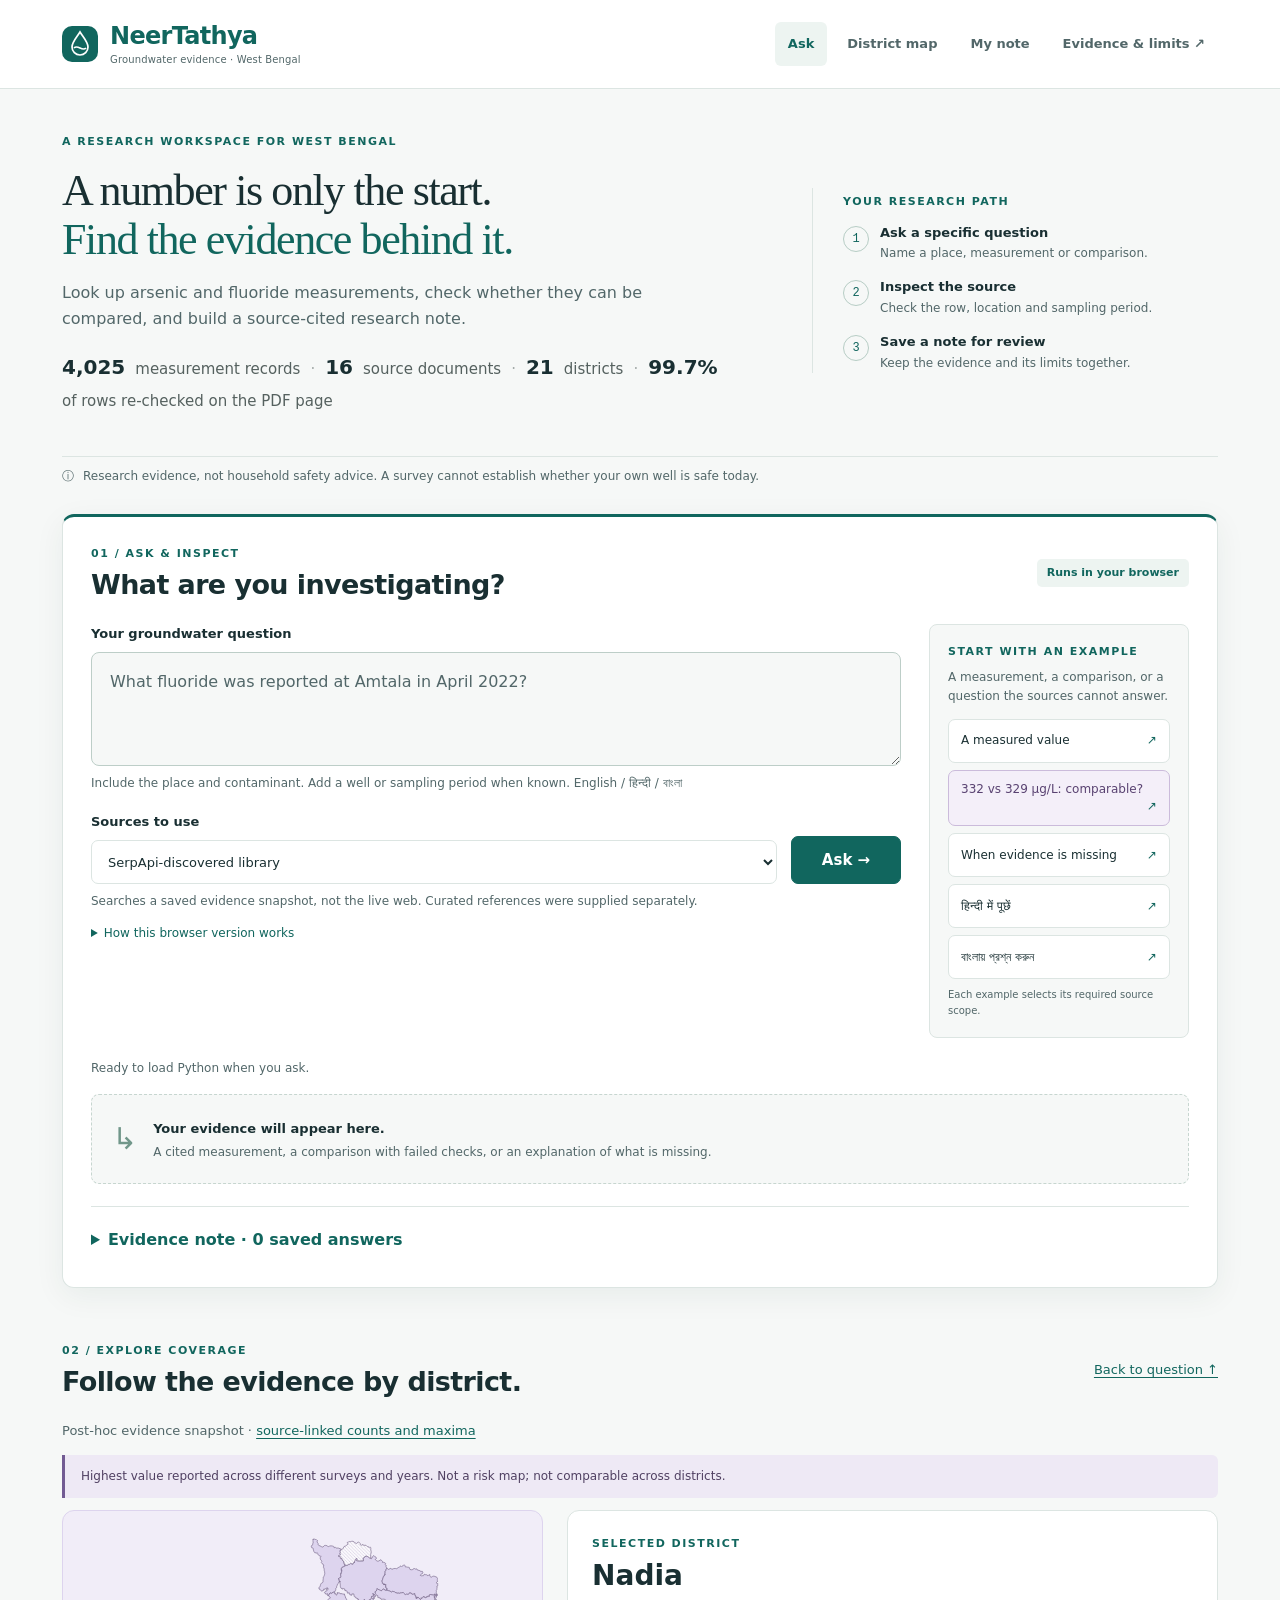
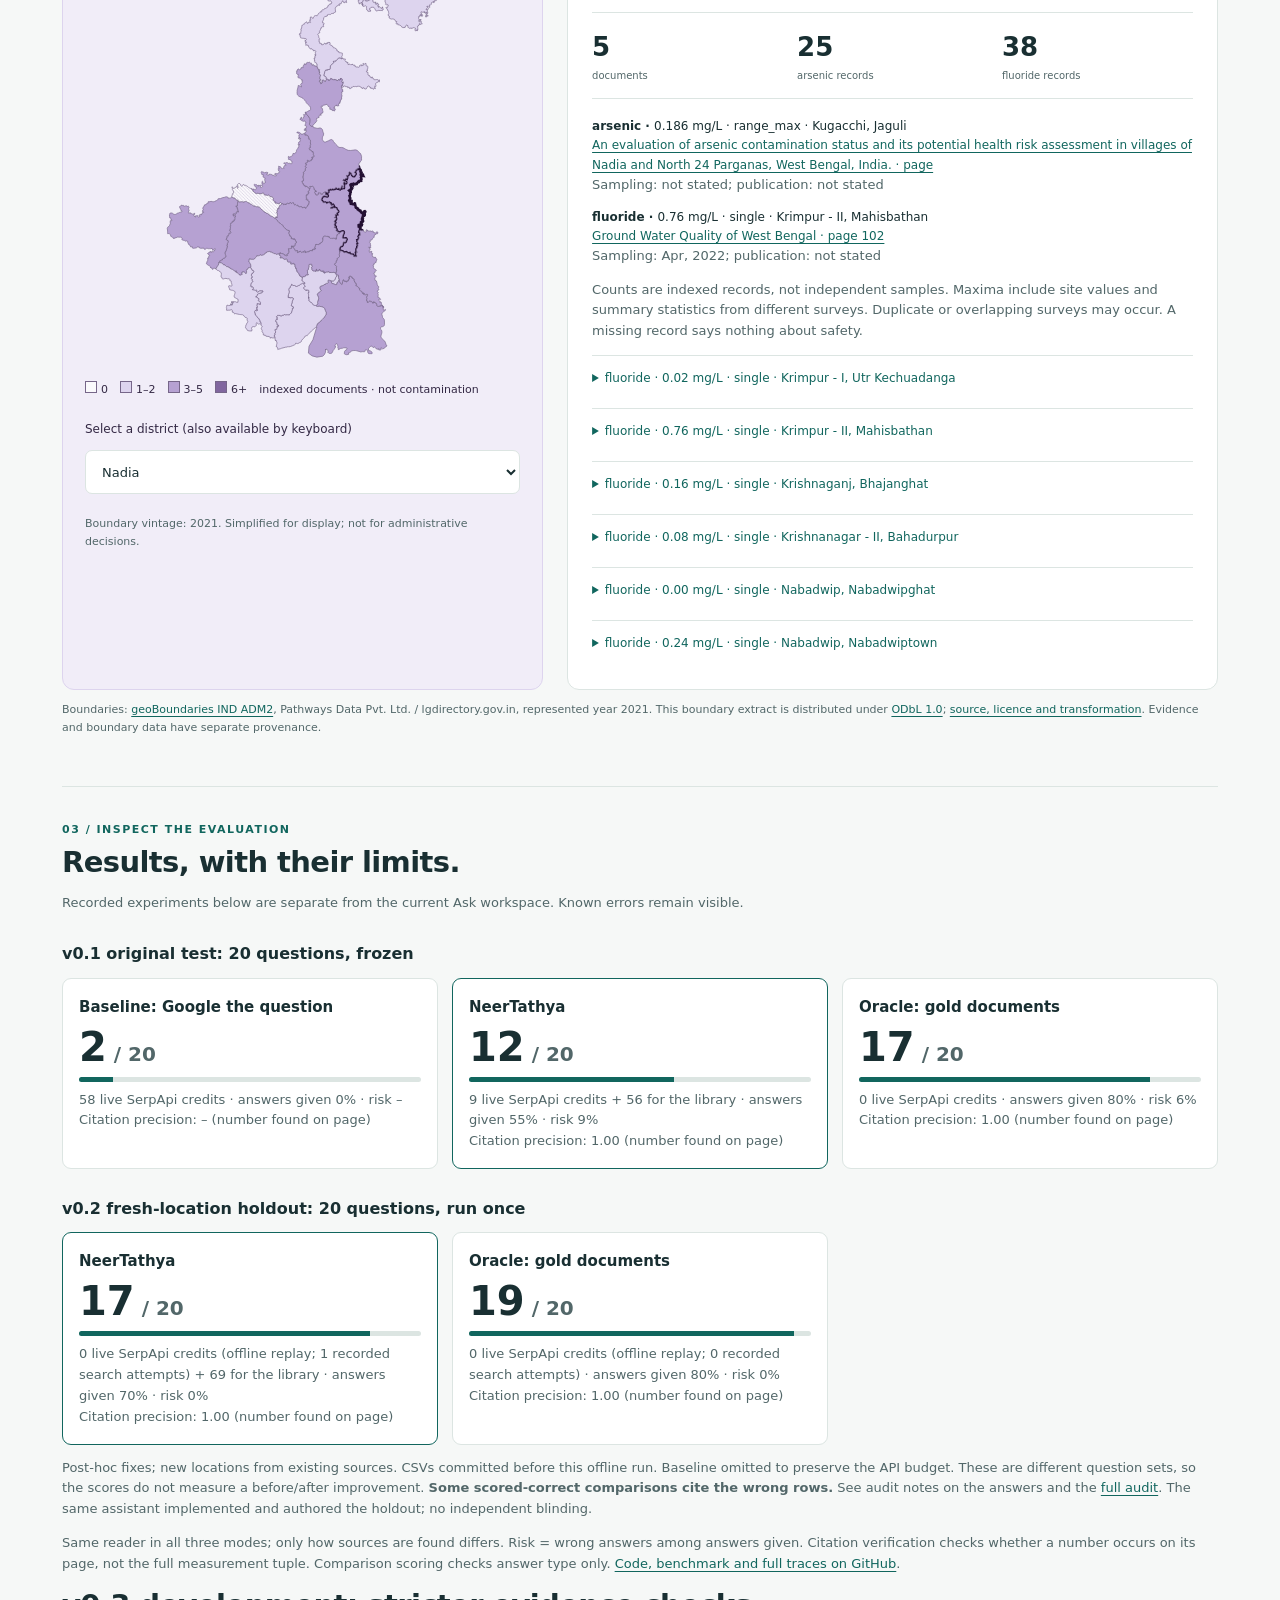
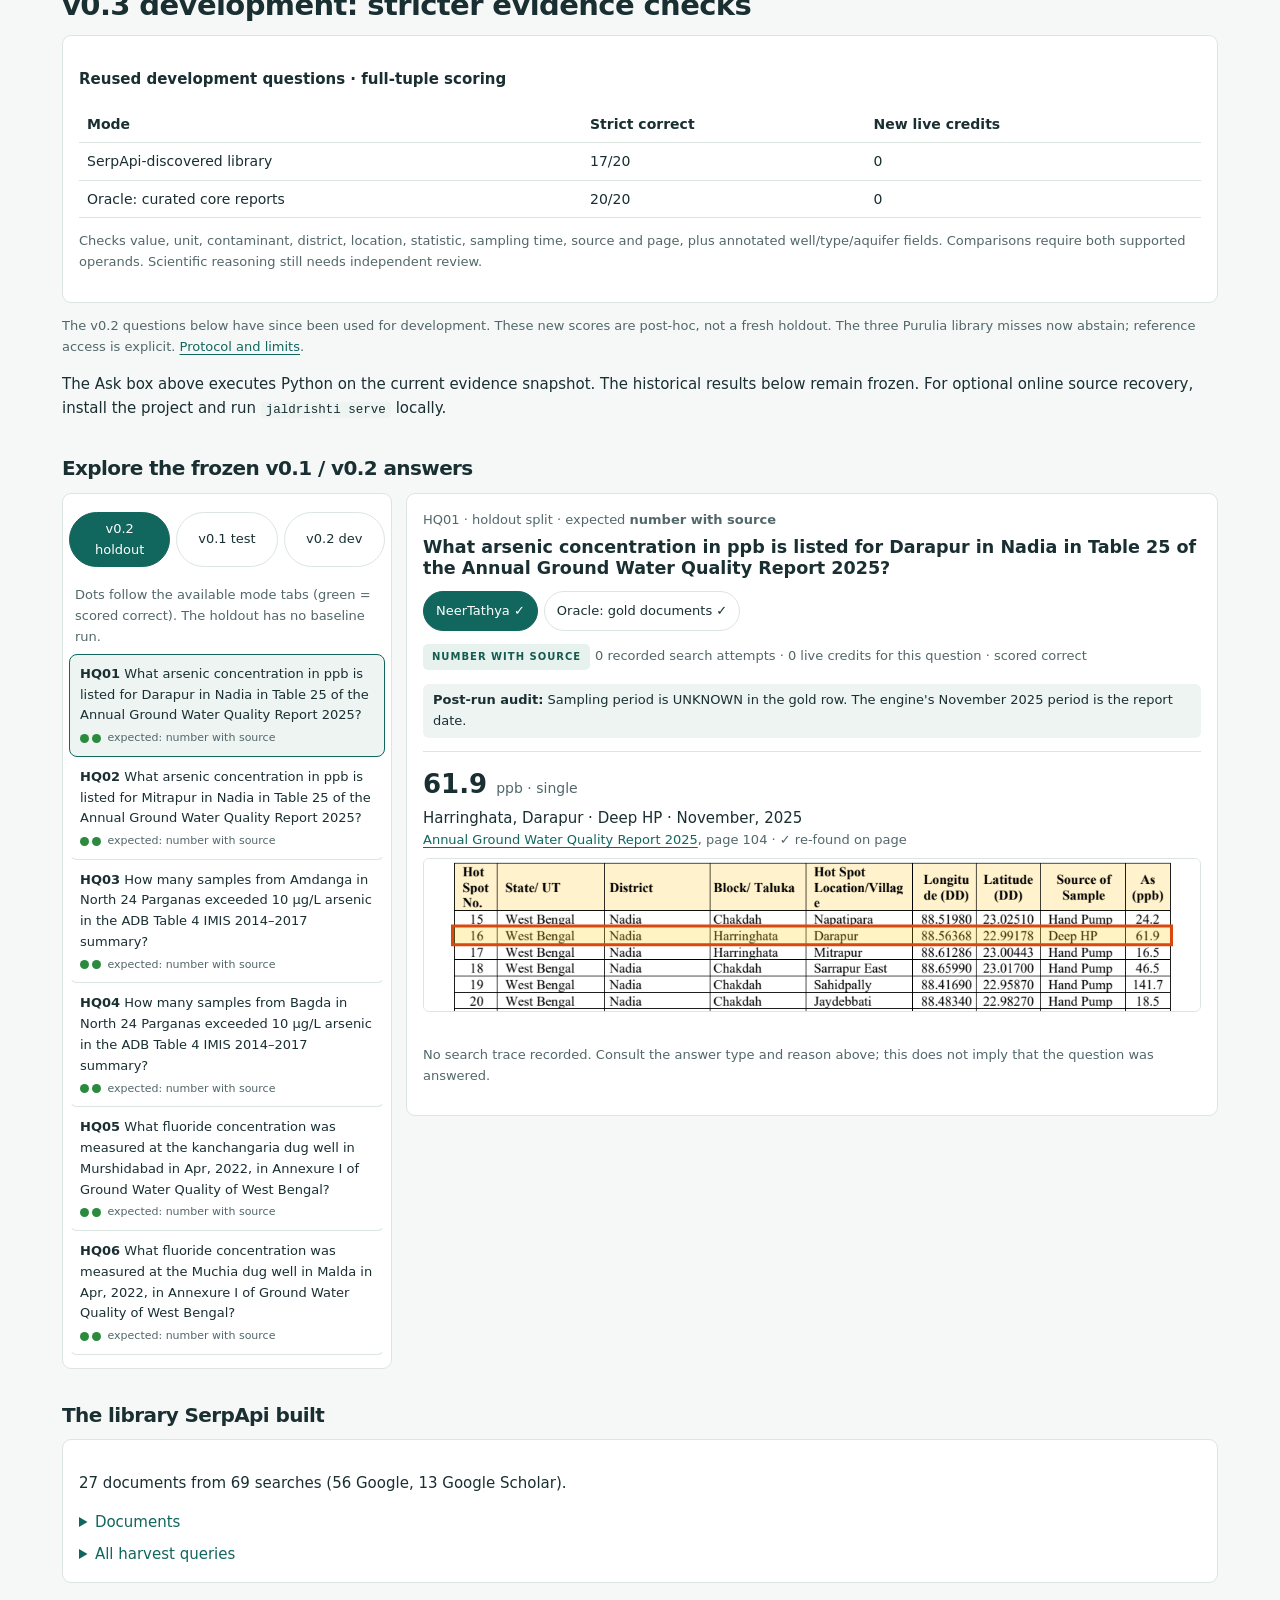
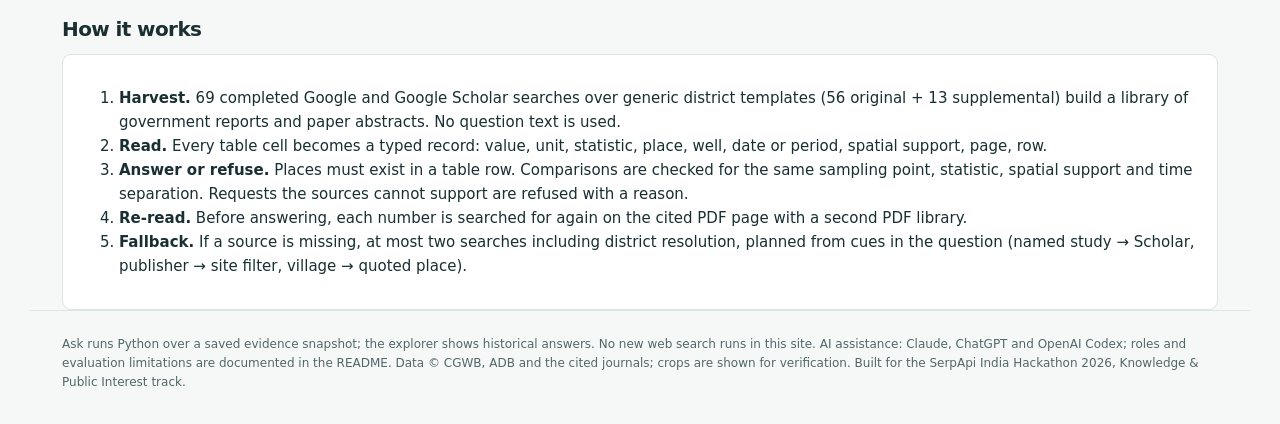
<file: docs/index.html>
<!doctype html>
<html lang="en">
<head>
<meta charset="utf-8">
<meta name="viewport" content="width=device-width, initial-scale=1">
<title>NeerTathya</title>
<link rel="icon" href="data:,">
<meta name="description" content="Cited groundwater arsenic and fluoride evidence for West Bengal, found with SerpApi and checked against the source page.">
<style>
:root{--bg:#f7f6f2;--card:#fff;--ink:#1b1f23;--mute:#5b6570;--line:#e3e0d8;--acc:#0b6e74;--acc2:#d9480f;--ok:#2b8a3e;--warn:#b35c00;--no:#8a1c1c;--chip:#eef4f4}
@media (prefers-color-scheme:dark){:root{--bg:#101315;--card:#171b1e;--ink:#e8eaec;--mute:#9aa4ad;--line:#2a3035;--acc:#4fb3b9;--acc2:#ff8a4c;--ok:#69c37b;--warn:#f0a44b;--no:#ef7b7b;--chip:#1d2a2c}}
*{box-sizing:border-box}body{margin:0;background:var(--bg);color:var(--ink);font:15px/1.55 system-ui,-apple-system,Segoe UI,Roboto,sans-serif}
a{color:var(--acc)}.wrap{max-width:1180px;margin:0 auto;padding:0 16px}
header{padding:40px 0 20px;border-bottom:1px solid var(--line)}h1{font-size:34px;margin:0 0 6px;letter-spacing:-.5px}
.lede{font-size:18px;max-width:780px;color:var(--mute);margin:0}.warn{display:inline-block;margin-top:14px;padding:6px 10px;border-radius:6px;background:var(--chip);font-size:13px}
h2{font-size:20px;margin:34px 0 12px}.grid{display:grid;grid-template-columns:repeat(3,1fr);gap:14px}
.card{background:var(--card);border:1px solid var(--line);border-radius:10px;padding:16px}
.big{font-size:40px;font-weight:700;line-height:1}.lbl{font-weight:600}.sub{color:var(--mute);font-size:13px}
.bar{height:8px;background:var(--line);border-radius:4px;margin:10px 0 8px;overflow:hidden}.bar i{display:block;height:100%;background:var(--acc)}
.card.hl{border-color:var(--acc);box-shadow:0 0 0 1px var(--acc) inset}
.ex{display:grid;grid-template-columns:330px 1fr;gap:14px;align-items:start}
.list{max-height:720px;overflow:auto;padding:6px}.q{padding:9px 10px;border-radius:8px;cursor:pointer;border:1px solid transparent}
.q:hover{background:var(--chip)}.q.on{border-color:var(--acc);background:var(--chip)}.q .t{font-size:13px}.q .m{font-size:11px;color:var(--mute);margin-top:3px}
.dots span{display:inline-block;width:9px;height:9px;border-radius:50%;margin-right:3px;vertical-align:middle}
.y{background:var(--ok)}.n{background:var(--no)}.tabs{display:flex;gap:6px;margin:12px 0}
.tabs button{border:1px solid var(--line);background:var(--card);color:var(--ink);padding:6px 12px;border-radius:999px;cursor:pointer;font:inherit;font-size:13px}
.tabs button.on{background:var(--acc);border-color:var(--acc);color:#fff}
.badge{display:inline-block;font-size:12px;font-weight:700;padding:3px 8px;border-radius:5px;letter-spacing:.3px;text-transform:uppercase}
.b-number_with_source{background:#e6f4ea;color:#1e6b2f}.b-not_comparable{background:#fff1e0;color:#8a4b00}.b-insufficient_evidence{background:#f1f1f1;color:#555}.b-error{background:#fde8e8;color:#8a1c1c}
@media (prefers-color-scheme:dark){.b-number_with_source{background:#1f3a26;color:#9be0a8}.b-not_comparable{background:#3a2c17;color:#f4c27d}.b-insufficient_evidence{background:#2a2e31;color:#c9ced3}}
.item{border-top:1px solid var(--line);padding:12px 0}.val{font-size:26px;font-weight:700}.val small{font-size:14px;font-weight:500;color:var(--mute)}
.crop{max-width:100%;border:1px solid var(--line);border-radius:6px;margin-top:8px;background:#fff}
.reasons li{margin:4px 0}.trace{font-size:13px}.trace .st{padding:8px 10px;border-left:3px solid var(--line);margin:6px 0;background:var(--bg)}
code{font-family:ui-monospace,Menlo,monospace;font-size:12.5px;background:var(--chip);padding:1px 5px;border-radius:4px}
.flt{display:flex;gap:6px;padding:6px}.flt button{flex:1}
table{border-collapse:collapse;width:100%;font-size:14px}td,th{padding:7px 8px;border-bottom:1px solid var(--line);text-align:left}
details summary{cursor:pointer;color:var(--acc)}footer{margin:40px 0;color:var(--mute);font-size:13px}
@media (max-width:860px){.grid{grid-template-columns:1fr}.ex{grid-template-columns:1fr}.list{max-height:320px}}
</style>
<link rel="stylesheet" href="ask/style.css">
<script type="module" src="ask/app.js"></script>
</head>
<body>
<a class="skip-link" href="#ask-question">Skip to question</a>
<header class="site-header"><div class="wrap nav-row">
  <a class="brand" href="#" aria-label="NeerTathya home"><svg viewBox="0 0 36 36" width="36" height="36" aria-hidden="true"><rect width="36" height="36" rx="10" fill="currentColor"/><path d="M18 6C15 11 10 16 10 21a8 8 0 0 0 16 0c0-5-5-10-8-15Z" fill="none" stroke="white" stroke-width="1.7"/><path d="M12 22c4-4 8 4 12 0" fill="none" stroke="white" stroke-width="1.7"/></svg><span>NeerTathya<small>Groundwater evidence · West Bengal</small></span></a>
  <nav aria-label="Main navigation"><a href="#ask">Ask</a><a href="#map">District map</a><a href="#note-panel" id="open-note">My note</a><a href="review.html">Evidence &amp; limits ↗</a></nav>
</div></header>
<div class="wrap hero">
  <div><div class="eyebrow">A research workspace for West Bengal</div><h1><span class="hero-lead">A number is only the start.<br></span><em>Find the evidence behind it.</em></h1><p class="lede">Look up arsenic and fluoride measurements, check whether they can be compared, and build a source-cited research note.</p><p class="hero-stats"><b>4,025</b> measurement records <span>·</span> <b>16</b> source documents <span>·</span> <b>21</b> districts <span>·</span> <b>99.7%</b> of rows re-checked on the PDF page</p></div>
  <div class="hero-aside"><span class="mini-label">Your research path</span><ol><li><span>Ask a specific question</span><small>Name a place, measurement or comparison.</small></li><li><span>Inspect the source</span><small>Check the row, location and sampling period.</small></li><li><span>Save a note for review</span><small>Keep the evidence and its limits together.</small></li></ol></div>
</div>
<div class="wrap"><p class="safety-line"><span aria-hidden="true">ⓘ</span> Research evidence, not household safety advice. A survey cannot establish whether your own well is safe today.</p></div>
<main class="wrap">
<section class="ask-panel" id="ask" aria-labelledby="ask-title">
  <div class="section-heading"><div><div class="eyebrow">01 / Ask &amp; inspect</div><h2 id="ask-title">What are you investigating?</h2></div><span class="local-label">Runs in your browser</span></div>
  <div class="question-workspace"><div class="question-composer">
  <form id="ask-form"><label for="ask-question">Your groundwater question</label><div class="ask-line"><textarea id="ask-question" required maxlength="2000" rows="3" aria-describedby="question-hint" placeholder="What fluoride was reported at Amtala in April 2022?" autocomplete="off"></textarea></div>
  <p id="question-hint" class="sub">Include the place and contaminant. Add a well or sampling period when known. English / हिन्दी / বাংলা</p>
  <div class="ask-controls"><div class="scope-field"><label for="ask-scope">Sources to use</label><select id="ask-scope" aria-describedby="scope-hint"><option value="library">SerpApi-discovered library</option><option value="reference">Library + curated reference reports</option></select></div><button type="submit" id="ask-submit">Ask →</button></div>
  <p id="scope-hint" class="sub">Searches a saved evidence snapshot, not the live web. Curated references were supplied separately.</p></form>
  <details class="runtime-help"><summary>How this browser version works</summary><p class="sub">Python loads on your first question. No server, API key or new SerpApi search. Row checks were precomputed when this snapshot was built; open the source to review them. Hindi/Bengali use a small dictionary; village spellings stay as typed.</p></details>
  </div><aside class="question-starters" aria-labelledby="examples-title"><div class="mini-label" id="examples-title">Start with an example</div><p class="sub">A measurement, a comparison, or a question the sources cannot answer.</p><div class="ask-examples" id="ask-examples" aria-label="Example questions"></div><p class="sub example-scope">Each example selects its required source scope.</p></aside></div>
  <div id="ask-status" role="status" aria-live="polite">Ready to load Python when you ask.</div>
  <div id="ask-answer" class="ask-answer" aria-live="polite"></div>
  <div id="answer-placeholder" class="answer-placeholder"><span class="placeholder-mark" aria-hidden="true">↳</span><div><b>Your evidence will appear here.</b><p class="sub">A cited measurement, a comparison with failed checks, or an explanation of what is missing.</p></div></div>
  <div class="note-buttons"><button id="note-add" type="button" disabled>Save answer to evidence note</button><a href="review.html">Claims, evidence &amp; limitations →</a></div>
  <details class="note-panel" id="note-panel"><summary id="note-summary">Evidence note</summary>
    <p class="sub">Saved only in this browser. Export JSON to pass the note to a reviewer; they can import it here and append comments. Nothing is sent to a reviewer automatically. Imported content and review statuses are not authenticated. Avoid personal information.</p>
    <label for="note-title">Note title</label><input id="note-title" type="text" maxlength="120">
    <div class="note-buttons"><button id="note-json" type="button">Export review JSON</button><button id="note-markdown" type="button">Download readable Markdown</button><button id="note-check" type="button">Recheck with Python</button><button id="note-new" type="button">Start new note</button></div>
    <label for="note-import">Import a note for review (JSON, up to 1 MB)</label><input id="note-import" type="file" accept=".json,application/json">
    <p id="note-status" role="status" aria-live="polite"></p><div id="note-entries"></div>
  </details>
</section>
<section class="map-panel" id="map" aria-labelledby="map-title">
  <div class="section-heading"><div><div class="eyebrow">02 / Explore coverage</div><h2 id="map-title">Follow the evidence by district.</h2></div><a href="#ask">Back to question ↑</a></div>
  <p class="sub">Post-hoc evidence snapshot · <a href="https://github.com/mohitt31/jaldrishti/blob/main/reports/browser_release/map_inventory.json">source-linked counts and maxima</a></p>
  <p class="map-warning">Highest value reported across different surveys and years. Not a risk map; not comparable across districts.</p>
  <div class="map-layout"><div class="map-frame"><svg id="district-map" role="group" aria-label="West Bengal district evidence coverage"></svg><div class="map-legend"><span><i style="background:#faf9fc"></i>0</span><span><i style="background:#ddd4ee"></i>1–2</span><span><i style="background:#b6a1d2"></i>3–5</span><span><i style="background:#81669f"></i>6+</span><span>indexed documents · not contamination</span></div><label for="district-select">Select a district (also available by keyboard)</label><select id="district-select"></select><p class="map-note">Boundary vintage: 2021. Simplified for display; not for administrative decisions.</p></div>
  <div class="district-panel"><div class="mini-label">Selected district</div><h3 id="district-heading">District evidence</h3><a id="map-to-ask" class="map-to-ask" href="#ask" hidden>Use this district’s question ↑</a><div id="district-counts" class="map-counts"></div><div id="district-max" class="map-max"></div><p class="sub">Counts are indexed records, not independent samples. Maxima include site values and summary statistics from different surveys. Duplicate or overlapping surveys may occur. A missing record says nothing about safety.</p><div id="district-evidence" class="district-list">Loading map…</div></div></div>
  <p class="map-note">Boundaries: <a href="https://www.geoboundaries.org/api/current/gbOpen/IND/ADM2/">geoBoundaries IND ADM2</a>, Pathways Data Pvt. Ltd. / lgdirectory.gov.in, represented year 2021. This boundary extract is distributed under <a href="https://opendatacommons.org/licenses/odbl/1-0/">ODbL 1.0</a>; <a href="ask/boundary-source.json">source, licence and transformation</a>. Evidence and boundary data have separate provenance.</p>
</section>

  <section id="results" class="results-section" aria-labelledby="results-title"><div class="eyebrow">03 / Inspect the evaluation</div><h2 id="results-title">Results, with their limits.</h2><p class="sub">Recorded experiments below are separate from the current Ask workspace. Known errors remain visible.</p>
  <h3>v0.1 original test: 20 questions, frozen</h3>
  <div class="grid" id="cards"></div>
  <h3>v0.2 fresh-location holdout: 20 questions, run once</h3>
  <div class="grid" id="holdout-cards"></div>
  <p class="sub">Post-hoc fixes; new locations from existing sources. CSVs committed before this offline run. Baseline omitted to preserve the API budget. These are different question sets, so the scores do not measure a before/after improvement. <b>Some scored-correct comparisons cite the wrong rows.</b> See audit notes on the answers and the <a href="https://github.com/mohitt31/jaldrishti/blob/main/reports/holdout_audit.md">full audit</a>. The same assistant implemented and authored the holdout; no independent blinding.</p>
  <p class="sub">Same reader in all three modes; only how sources are found differs. Risk = wrong answers among answers given. Citation verification checks whether a number occurs on its page, not the full measurement tuple. Comparison scoring checks answer type only. <a href="https://github.com/mohitt31/jaldrishti">Code, benchmark and full traces on GitHub</a>.</p>

  <h2>v0.3 development: stricter evidence checks</h2>
  <div class="card" id="v03"></div>
  <p class="sub">The v0.2 questions below have since been used for development. These new scores are post-hoc, not a fresh holdout. The three Purulia library misses now abstain; reference access is explicit. <a href="https://github.com/mohitt31/jaldrishti/blob/main/benchmark/v03/PROTOCOL.md">Protocol and limits</a>.</p>
  <p>The Ask box above executes Python on the current evidence snapshot. The historical results below remain frozen. For optional online source recovery, install the project and run <code>jaldrishti serve</code> locally.</p>
  </section><section id="explorer" aria-labelledby="explorer-title"><h2 id="explorer-title">Explore the frozen v0.1 / v0.2 answers</h2>
  <div class="ex">
    <div class="card" style="padding:0">
      <div class="flt tabs" id="flt"></div>
      <div class="sub" style="padding:0 12px">Dots follow the available mode tabs (green = scored correct). The holdout has no baseline run.</div>
      <div class="list" id="list"></div>
    </div>
    <div class="card" id="detail"></div>
  </div>

  </section><h2>The library SerpApi built</h2>
  <div class="card" id="lib"></div>

  <h2>How it works</h2>
  <div class="card">
    <ol>
      <li><b>Harvest.</b> 69 completed Google and Google Scholar searches over generic district templates (56 original + 13 supplemental) build a library of government reports and paper abstracts. No question text is used.</li>
      <li><b>Read.</b> Every table cell becomes a typed record: value, unit, statistic, place, well, date or period, spatial support, page, row.</li>
      <li><b>Answer or refuse.</b> Places must exist in a table row. Comparisons are checked for the same sampling point, statistic, spatial support and time separation. Requests the sources cannot support are refused with a reason.</li>
      <li><b>Re-read.</b> Before answering, each number is searched for again on the cited PDF page with a second PDF library.</li>
      <li><b>Fallback.</b> If a source is missing, at most two searches including district resolution, planned from cues in the question (named study → Scholar, publisher → site filter, village → quoted place).</li>
    </ol>
  </div>
</main>
<footer class="wrap">Ask runs Python over a saved evidence snapshot; the explorer shows historical answers. No new web search runs in this site. AI assistance: Claude, ChatGPT and OpenAI Codex; roles and evaluation limitations are documented in the README. Data © CGWB, ADB and the cited journals; crops are shown for verification. Built for the SerpApi India Hackathon 2026, Knowledge &amp; Public Interest track.</footer>
<script>
const MODES={baseline:"Baseline: Google the question",library:"NeerTathya",oracle:"Oracle: gold documents"};
const LBL={number_with_source:"number with source",not_comparable:"not comparable",insufficient_evidence:"insufficient evidence",error:"error",comparable:"comparable"};
let D,cur=null,mode="library",split="holdout";
const esc=s=>String(s??"").replace(/[&<>"]/g,c=>({"&":"&amp;","<":"&lt;",">":"&gt;",'"':"&quot;"}[c]));
fetch("data.json").then(r=>{if(!r.ok)throw new Error("Cannot load recorded runs");return r.json();}).then(d=>{D=d;cards("test","cards");cards("holdout","holdout-cards");filters();list();lib();development();}).catch(e=>{document.getElementById("detail").textContent="Could not load the recorded demo. Please reload or view the reports on GitHub.";console.error(e);});
function cards(which,target){const s=D.summary[which];document.getElementById(target).innerHTML=Object.keys(s).map(m=>{const v=s[m],c=Math.round(v.accuracy*v.n),meta=D.evaluation[which];
 return `<div class="card ${m==="library"?"hl":""}"><div class="lbl">${MODES[m]}</div><div class="big" style="margin-top:8px">${c}<span style="font-size:20px;color:var(--mute)"> / ${v.n}</span></div>
 <div class="bar"><i style="width:${v.accuracy*100}%"></i></div><div class="sub">${meta.offline?"0 live SerpApi credits (offline replay; "+v.credits+" recorded search attempts)":v.credits+" live SerpApi credits"}${m==="library"?" + "+meta.harvest_credits+" for the library":""} · answers given ${Math.round(v.coverage*100)}% · risk ${v.coverage?Math.round(v.risk*100)+"%":"–"}</div>
 <div class="sub">Citation precision: ${v.citation_precision==null?"–":v.citation_precision.toFixed(2)} (number found on page)</div></div>`}).join("");}
function development(){const d=D.v03_development;if(!d)return;document.getElementById("v03").innerHTML=`<p><b>Reused development questions · full-tuple scoring</b></p><table><thead><tr><th>Mode</th><th>Strict correct</th><th>New live credits</th></tr></thead><tbody>${Object.entries(d.modes).map(([m,v])=>`<tr><td>${m==="library"?"SerpApi-discovered library":"Oracle: curated core reports"}</td><td>${v.strict_correct}/${v.n}</td><td>${v.live_credits}</td></tr>`).join("")}</tbody></table><p class="sub">Checks value, unit, contaminant, district, location, statistic, sampling time, source and page, plus annotated well/type/aquifer fields. Comparisons require both supported operands. Scientific reasoning still needs independent review.</p>`;}
function filters(){document.getElementById("flt").innerHTML=["holdout","test","dev"].map(s=>`<button class="${s===split?"on":""}" onclick="split='${s}';filters();list()">${s==="test"?"v0.1 test":s==="holdout"?"v0.2 holdout":"v0.2 dev"}</button>`).join("");}
function list(){const qs=D.questions.filter(q=>q.split===split);if(!cur||cur.split!==split)cur=qs[0];
 document.getElementById("list").innerHTML=qs.map(q=>`<div class="q ${q===cur?"on":""}" onclick="pick('${q.id}')"><div class="t"><b>${q.id}</b> ${esc(q.question)}</div>
 <div class="m dots">${Object.keys(q.modes).map(m=>`<span class="${q.modes[m].correct?"y":"n"}" title="${MODES[m]}"></span>`).join("")} expected: ${LBL[q.expected]}</div></div>`).join("");detail();}
function pick(id){cur=D.questions.find(q=>q.id===id);list();}
function item(i){const link=i.url?`<a href="${esc(i.url)}#page=${i.page||1}" target="_blank" rel="noopener">${esc(i.title)}</a>`:esc(i.title);
 return `<div class="item"><div class="val">${esc(i.value)} <small>${esc(i.unit||"")} · ${esc(i.statistic)}</small></div>
 <div>${esc(i.place||i.district||"")}${i.source_type?" · "+esc(i.source_type):""}${i.well_id?" · "+esc(i.well_id):""} · ${esc(i.date||i.period||"period not stated")}</div>
 <div class="sub">${link}${i.page?", page "+i.page:" (abstract)"} ${i.page_verified?(i.page?"· ✓ re-found on page":"· ✓ re-found in abstract"):""}</div>
 ${i.crop?`<img class="crop" loading="lazy" src="crops/${i.crop}" alt="Cited table row, highlighted">`:`<div class="sub" style="margin-top:6px">“${esc((i.quote||"").slice(0,220))}”</div>`}</div>`;}
function detail(){if(!cur)return;if(!cur.modes[mode])mode="library";const a=cur.modes[mode];
 let h=`<div class="sub">${cur.id} · ${cur.split} split · expected <b>${LBL[cur.expected]}</b></div><h3 style="margin:6px 0 4px">${esc(cur.question)}</h3>
 <div class="tabs">${Object.keys(cur.modes).map(m=>`<button class="${m===mode?"on":""}" onclick="mode='${m}';detail()">${MODES[m]} ${cur.modes[m].correct?"✓":"✗"}</button>`).join("")}</div>
 <span class="badge b-${a.answer_type}">${LBL[a.answer_type]||a.answer_type}</span> <span class="sub">${a.credits} recorded search attempt${a.credits===1?"":"s"}${D.evaluation[cur.split].offline?" · 0 live credits":""} for this question · ${a.correct?"scored correct":"scored wrong"}</span>`;
 if(cur.audit&&cur.audit[mode])h+=`<p class="warn"><b>Post-run audit:</b> ${esc(cur.audit[mode])}</p>`;
 if(a.reasons&&a.reasons.length)h+=`<ul class="reasons">${a.reasons.map(r=>`<li>${esc(r)}</li>`).join("")}</ul>`;
 if(a.note)h+=`<p class="sub">${esc(a.note)}</p>`;if(a.reason)h+=`<p>${esc(a.reason)}</p>`;
 h+=a.items.map(item).join("");
 if(a.related&&a.related.length)h+=`<p class="sub" style="margin-top:12px">Related record (shown as context, not as an answer):</p>`+a.related.map(item).join("");
 if(a.trace&&a.trace.length)h+=`<h4 style="margin:18px 0 4px">Searches</h4><div class="trace">${a.trace.map(t=>`<div class="st"><code>${esc(t.engine)}</code> ${esc(t.q)}${t.site?` <code>site: ${esc(t.site)}</code>`:""}
 <div class="sub">${t.n} results${t.district?" · district: "+esc([].concat(t.district).join(" or ")):""}${t.located&&t.located.length?" · located "+t.located.length+" source(s)":""}</div></div>`).join("")}</div>`;
 else if(mode==="library")h+=`<p class="sub" style="margin-top:14px">No search trace recorded. Consult the answer type and reason above; this does not imply that the question was answered.</p>`;
 document.getElementById("detail").innerHTML=h;}
function lib(){const L=D.library;document.getElementById("lib").innerHTML=`<p>${L.docs.length} documents from ${L.credits} searches (${L.queries.filter(q=>q.engine==="google").length} Google, ${L.queries.filter(q=>q.engine!=="google").length} Google Scholar).</p>
 <details><summary>Documents</summary><table>${L.docs.map(d=>`<tr><td>${d.url?`<a href="${esc(d.url)}" target="_blank" rel="noopener">${esc(d.title)}</a>`:esc(d.title)}</td></tr>`).join("")}</table></details>
 <details style="margin-top:8px"><summary>All harvest queries</summary><table>${L.queries.map(q=>`<tr><td><code>${q.engine}</code></td><td>${esc(q.q)}</td><td class="sub">${q.found.length} found</td></tr>`).join("")}</table></details>`;}
</script>
</body>
</html>
</file>
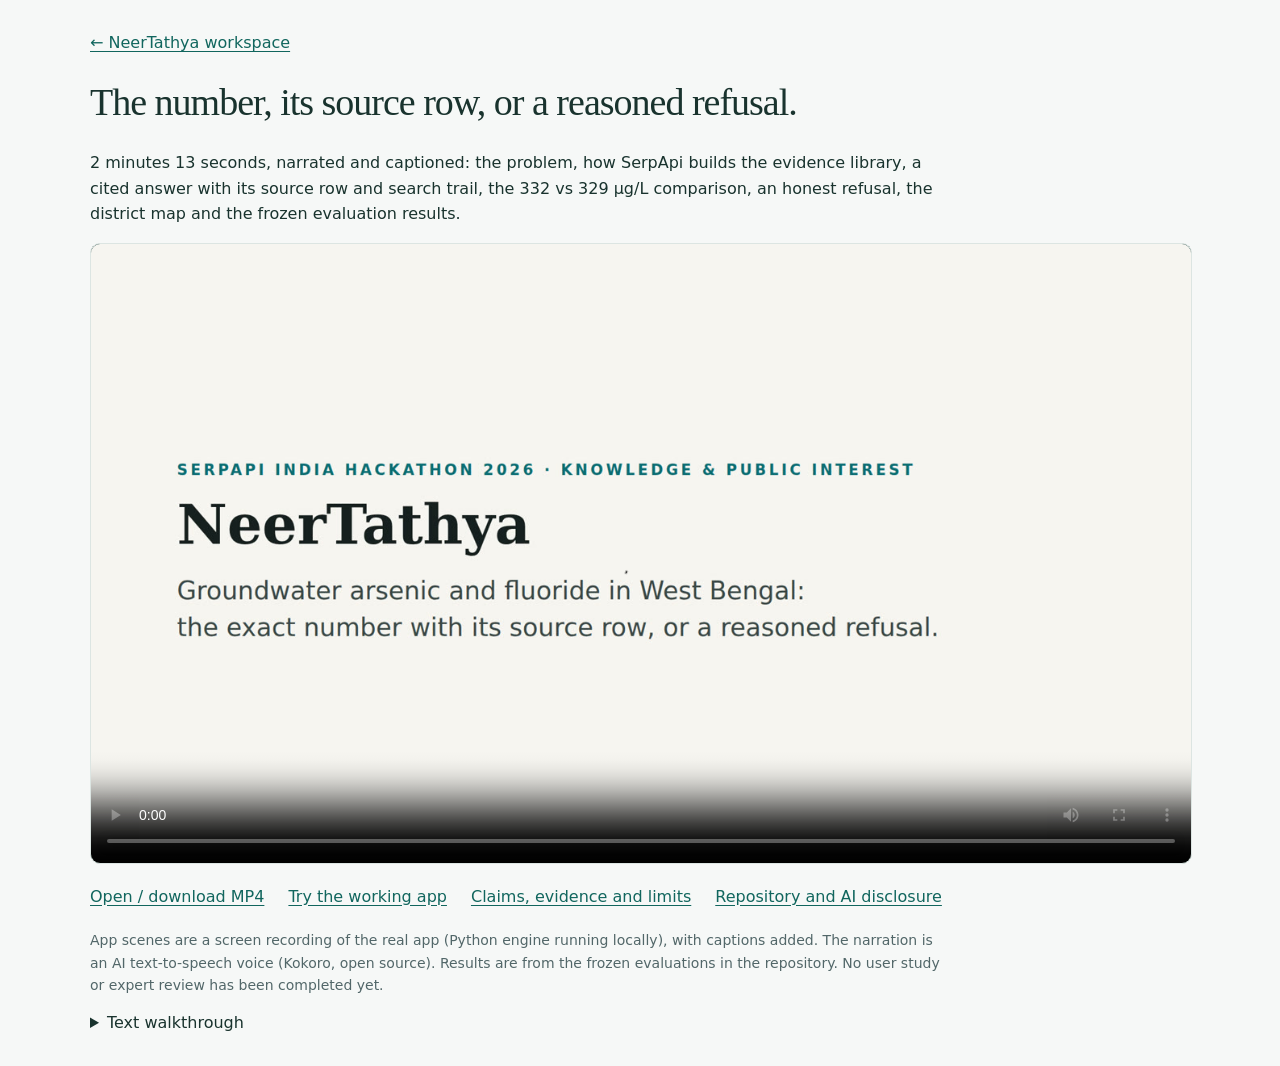
<file: docs/demo.html>
<!doctype html><html lang="en"><head><meta charset="utf-8"><meta name="viewport" content="width=device-width,initial-scale=1"><meta name="description" content="NeerTathya: an actual local-browser demonstration of source-cited groundwater research notes."><title>NeerTathya — demo</title><link rel="icon" href="data:,"><style>body{margin:0;background:#f6f8f7;color:#19332e;font:16px/1.6 system-ui,sans-serif}main{max-width:1100px;margin:auto;padding:30px 20px}h1{font:500 38px/1.15 Georgia,serif;letter-spacing:-1px}a{color:#11665e;text-underline-offset:3px}video{display:block;width:100%;height:auto;background:#153c37;border-radius:10px;border:1px solid #dce5e2}p{max-width:850px}.note{font-size:14px;color:#526769}.links{display:flex;gap:24px;flex-wrap:wrap;margin:20px 0}li{margin:8px 0}:focus-visible{outline:3px solid #11665e;outline-offset:4px}</style></head><body><main><a href="./">← NeerTathya workspace</a><h1>The number, its source row, or a reasoned refusal.</h1><p>2 minutes 13 seconds, narrated and captioned: the problem, how SerpApi builds the evidence library, a cited answer with its source row and search trail, the 332 vs 329 µg/L comparison, an honest refusal, the district map and the frozen evaluation results.</p><video controls playsinline preload="metadata" poster="demo/poster.jpg" aria-label="NeerTathya demo video"><source src="demo/neertathya-demo.mp4" type="video/mp4">Your browser does not support embedded video. <a href="demo/neertathya-demo.mp4">Open the MP4 recording.</a></video><div class="links"><a href="demo/neertathya-demo.mp4">Open / download MP4</a><a href="./#ask">Try the working app</a><a href="review.html">Claims, evidence and limits</a><a href="https://github.com/mohitt31/jaldrishti">Repository and AI disclosure</a></div><p class="note">App scenes are a screen recording of the real app (Python engine running locally), with captions added. The narration is an AI text-to-speech voice (Kokoro, open source). Results are from the frozen evaluations in the repository. No user study or expert review has been completed yet.</p><details><summary>Text walkthrough</summary><ol><li>Ask for a measured fluoride value; inspect its place, source type, sampling period and source page.</li><li>Inspect the extracted row and actual saved SerpApi discovery trail. Browser queries reuse an evidence snapshot and do not make fresh searches.</li><li>Compare 332 and 329 µg/L: a site maximum and study mean do not establish the same district mean. Curated-reference scope is explicit.</li><li>Show a request with insufficient evidence and a district coverage map. Neither is household-safety advice or a district risk ranking.</li><li>Frozen evaluation: 12/20 versus 2/20 for googling the question; 17/20 on a fresh holdout; every cited number re-found on its page.</li></ol></details></main></body></html>
</file>
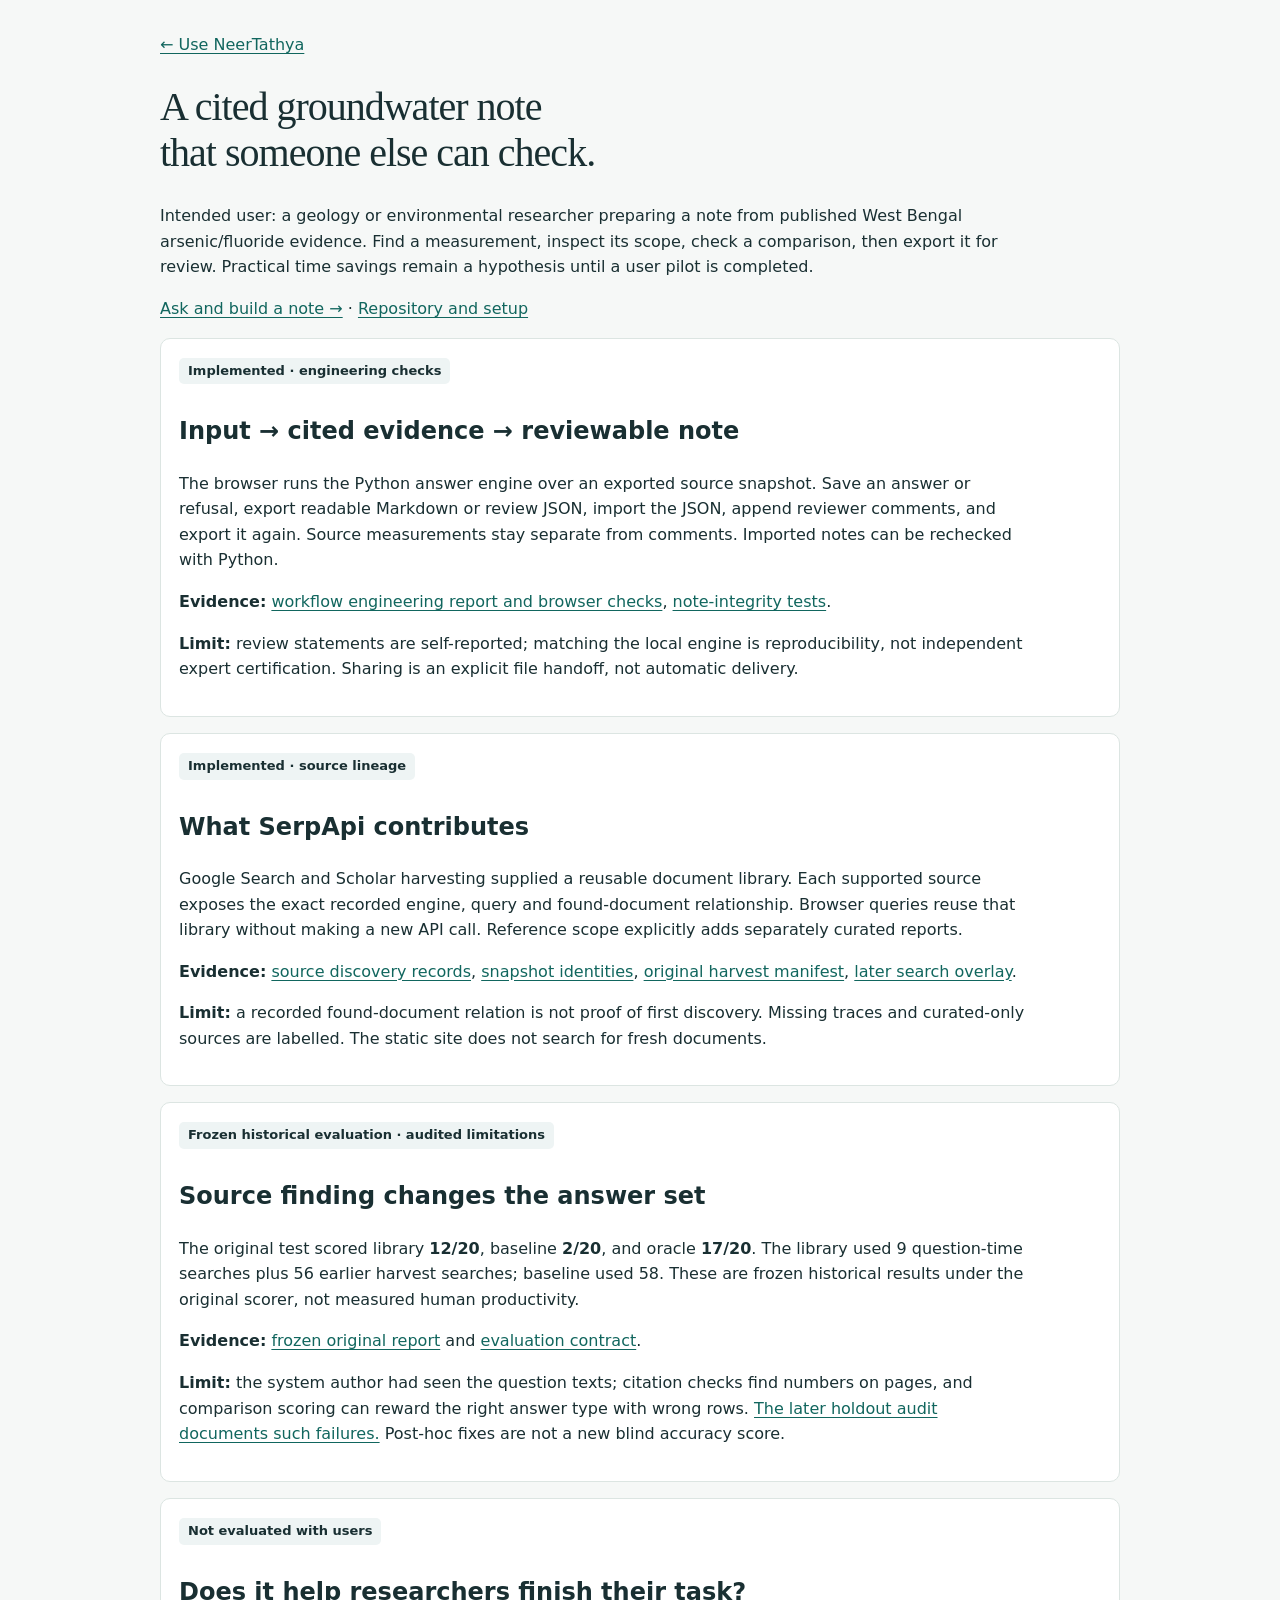
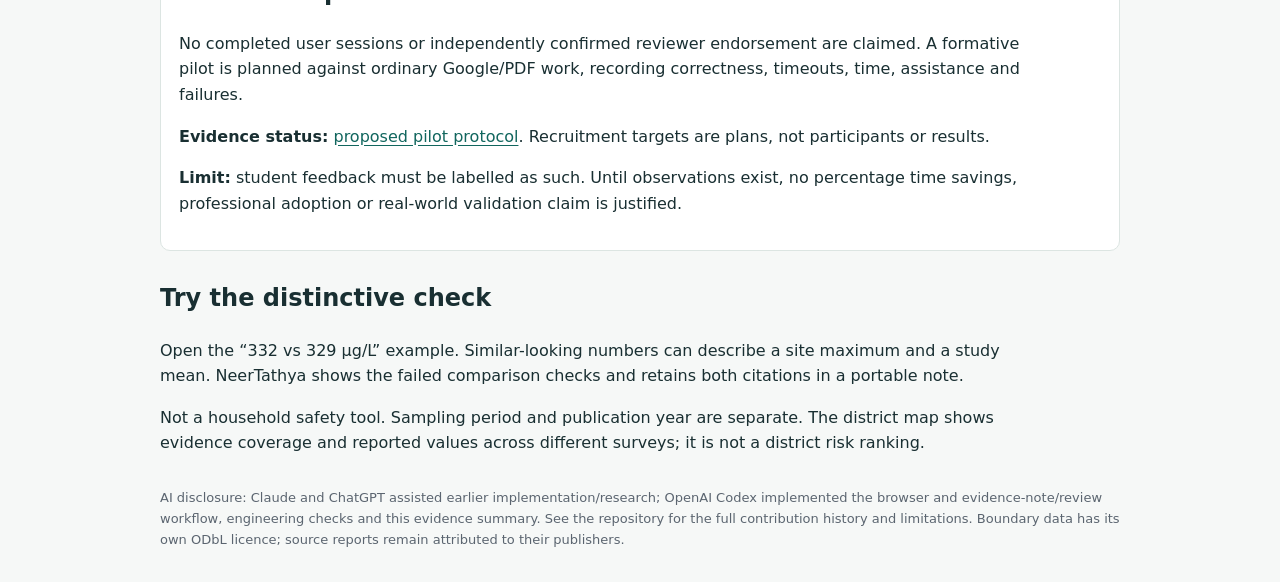
<file: docs/review.html>
<!doctype html><html lang="en"><head><meta charset="utf-8"><meta name="viewport" content="width=device-width,initial-scale=1"><title>NeerTathya — claims and evidence</title><link rel="icon" href="data:,"><style>
body{margin:0;background:#f6f8f7;color:#192f32;font:16px/1.6 system-ui,sans-serif}main{max-width:960px;margin:auto;padding:32px 20px}a{color:#11665e;text-underline-offset:3px}h1{font:500 40px/1.15 Georgia,serif;letter-spacing:-1px}h2{margin-top:28px}article{background:white;border:1px solid #dce5e2;border-radius:10px;padding:18px;margin:16px 0}.status{display:inline-block;background:#eef4f4;padding:3px 9px;border-radius:5px;font-size:13px;font-weight:700}p{max-width:850px}li{margin:8px 0}code{overflow-wrap:anywhere}footer{font-size:13px;color:#5b6570;margin-top:32px}</style></head><body><main>
<a href="./#ask">← Use NeerTathya</a><h1>A cited groundwater note<br>that someone else can check.</h1>
<p>Intended user: a geology or environmental researcher preparing a note from published West Bengal arsenic/fluoride evidence. Find a measurement, inspect its scope, check a comparison, then export it for review. Practical time savings remain a hypothesis until a user pilot is completed.</p>
<p><a href="./#ask">Ask and build a note →</a> · <a href="https://github.com/mohitt31/jaldrishti">Repository and setup</a></p>
<article><span class="status">Implemented · engineering checks</span><h2>Input → cited evidence → reviewable note</h2><p>The browser runs the Python answer engine over an exported source snapshot. Save an answer or refusal, export readable Markdown or review JSON, import the JSON, append reviewer comments, and export it again. Source measurements stay separate from comments. Imported notes can be rechecked with Python.</p><p><b>Evidence:</b> <a href="https://github.com/mohitt31/jaldrishti/tree/main/reports/workflow_release">workflow engineering report and browser checks</a>, <a href="https://github.com/mohitt31/jaldrishti/blob/main/tests/note.test.mjs">note-integrity tests</a>.</p><p><b>Limit:</b> review statements are self-reported; matching the local engine is reproducibility, not independent expert certification. Sharing is an explicit file handoff, not automatic delivery.</p></article>
<article><span class="status">Implemented · source lineage</span><h2>What SerpApi contributes</h2><p>Google Search and Scholar harvesting supplied a reusable document library. Each supported source exposes the exact recorded engine, query and found-document relationship. Browser queries reuse that library without making a new API call. Reference scope explicitly adds separately curated reports.</p><p><b>Evidence:</b> <a href="ask/provenance.json">source discovery records</a>, <a href="ask/snapshot.json">snapshot identities</a>, <a href="https://github.com/mohitt31/jaldrishti/blob/main/cache/library.json">original harvest manifest</a>, <a href="https://github.com/mohitt31/jaldrishti/blob/main/cache/library_v03.json">later search overlay</a>.</p><p><b>Limit:</b> a recorded found-document relation is not proof of first discovery. Missing traces and curated-only sources are labelled. The static site does not search for fresh documents.</p></article>
<article><span class="status">Frozen historical evaluation · audited limitations</span><h2>Source finding changes the answer set</h2><p>The original test scored library <b>12/20</b>, baseline <b>2/20</b>, and oracle <b>17/20</b>. The library used 9 question-time searches plus 56 earlier harvest searches; baseline used 58. These are frozen historical results under the original scorer, not measured human productivity.</p><p><b>Evidence:</b> <a href="https://github.com/mohitt31/jaldrishti/blob/main/reports/eval_test.json">frozen original report</a> and <a href="https://github.com/mohitt31/jaldrishti/blob/main/benchmark/EVALUATION_CONTRACT.md">evaluation contract</a>.</p><p><b>Limit:</b> the system author had seen the question texts; citation checks find numbers on pages, and comparison scoring can reward the right answer type with wrong rows. <a href="https://github.com/mohitt31/jaldrishti/blob/main/reports/holdout_audit.md">The later holdout audit documents such failures.</a> Post-hoc fixes are not a new blind accuracy score.</p></article>
<article><span class="status">Not evaluated with users</span><h2>Does it help researchers finish their task?</h2><p>No completed user sessions or independently confirmed reviewer endorsement are claimed. A formative pilot is planned against ordinary Google/PDF work, recording correctness, timeouts, time, assistance and failures.</p><p><b>Evidence status:</b> <a href="https://github.com/mohitt31/jaldrishti/blob/main/reports/user_pilot/PROTOCOL.md">proposed pilot protocol</a>. Recruitment targets are plans, not participants or results.</p><p><b>Limit:</b> student feedback must be labelled as such. Until observations exist, no percentage time savings, professional adoption or real-world validation claim is justified.</p></article>
<h2>Try the distinctive check</h2><p>Open the “332 vs 329 µg/L” example. Similar-looking numbers can describe a site maximum and a study mean. NeerTathya shows the failed comparison checks and retains both citations in a portable note.</p>
<p>Not a household safety tool. Sampling period and publication year are separate. The district map shows evidence coverage and reported values across different surveys; it is not a district risk ranking.</p>
<footer>AI disclosure: Claude and ChatGPT assisted earlier implementation/research; OpenAI Codex implemented the browser and evidence-note/review workflow, engineering checks and this evidence summary. See the repository for the full contribution history and limitations. Boundary data has its own ODbL licence; source reports remain attributed to their publishers.</footer>
</main></body></html>
</file>
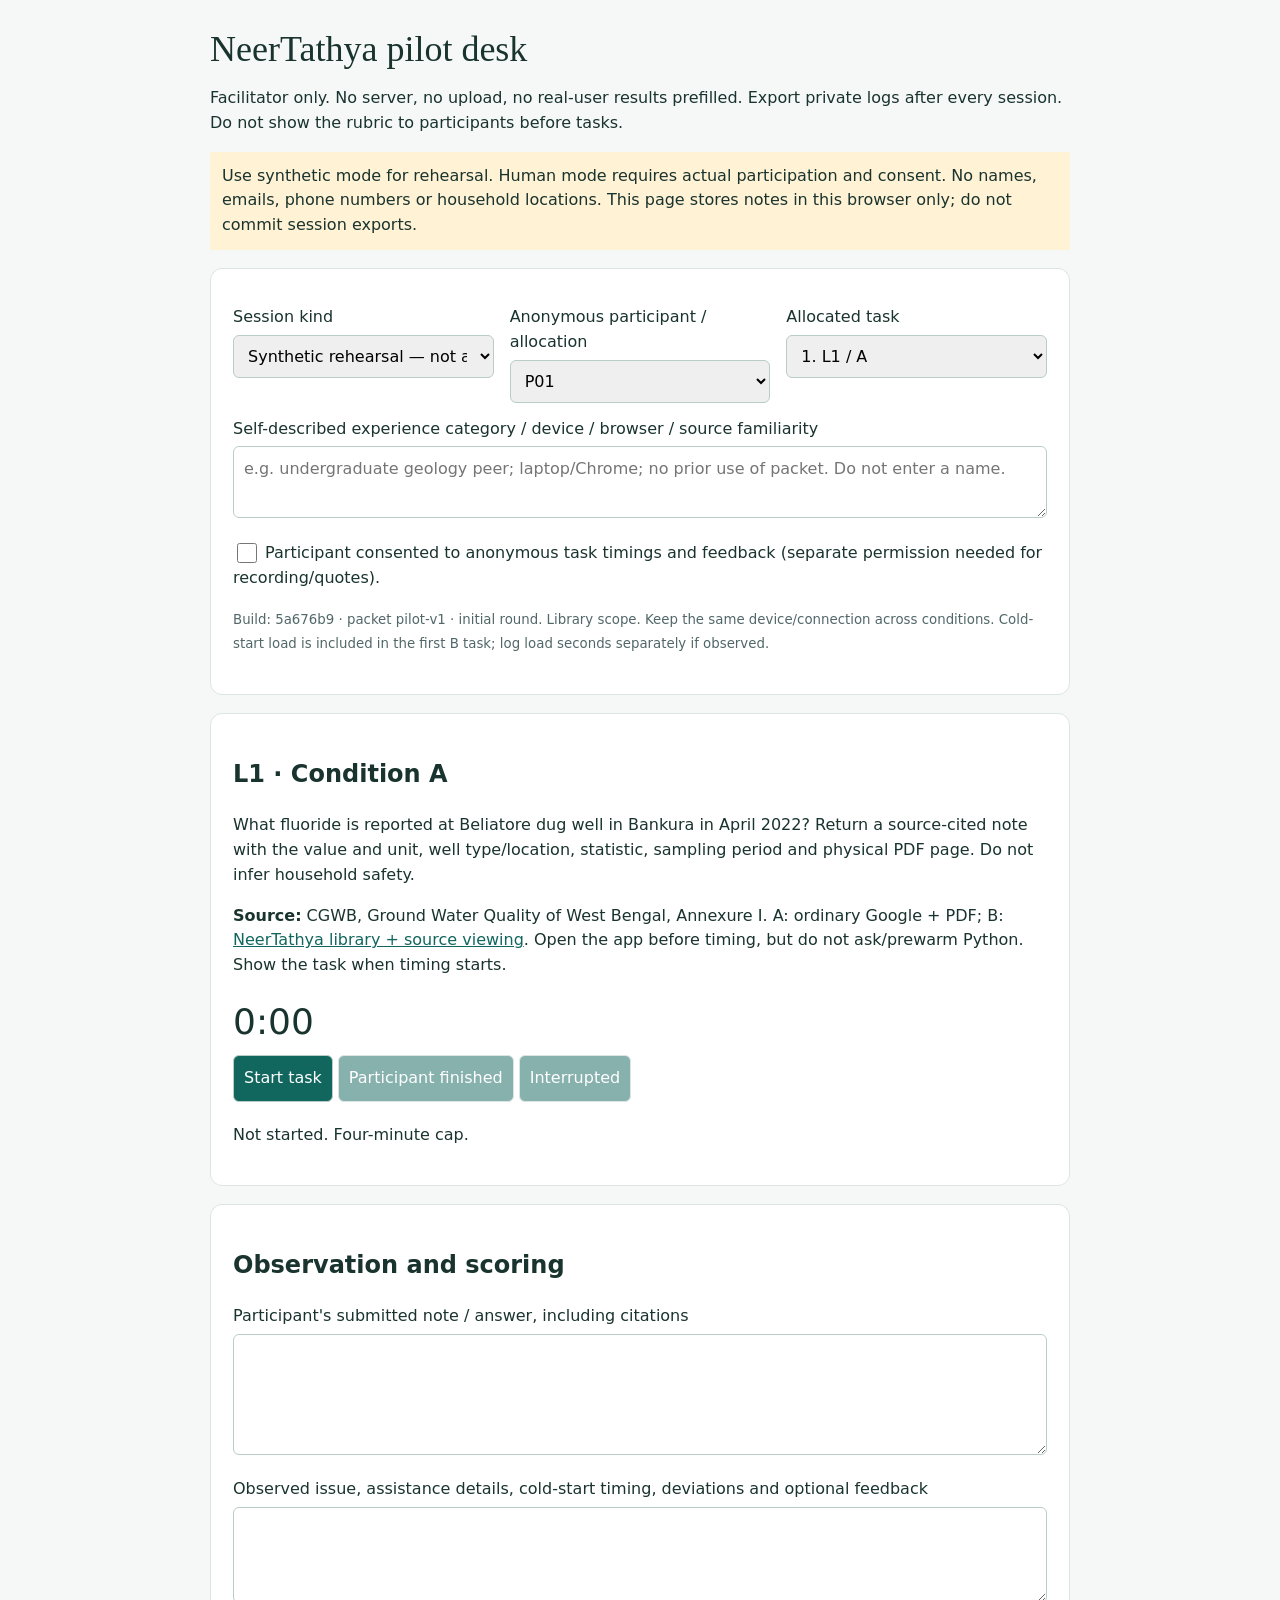
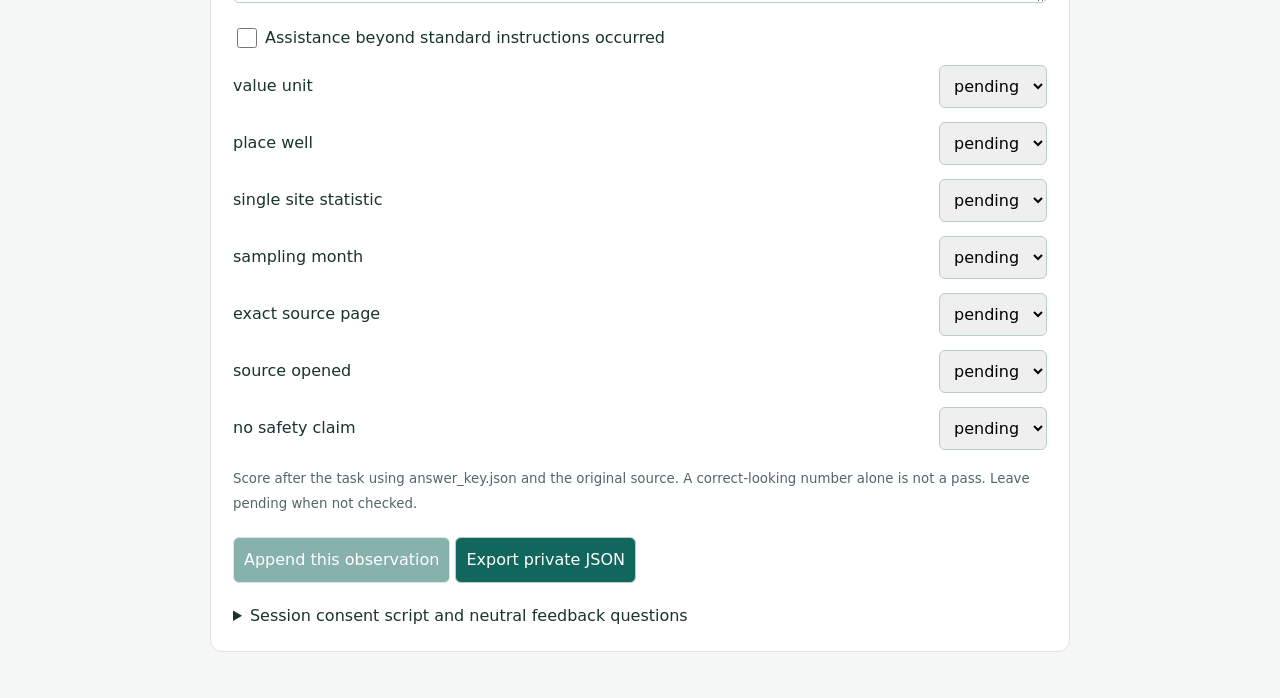
<file: reports/user_pilot/packet/facilitator.html>
<!doctype html><html lang="en"><meta charset="utf-8"><meta name="viewport" content="width=device-width,initial-scale=1"><title>NeerTathya pilot facilitator</title><style>
body{background:#f6f8f7;color:#19332e;font:16px/1.55 system-ui;margin:0}main{max-width:900px;margin:auto;padding:28px 20px}section{background:white;border:1px solid #dce5e2;padding:22px;border-radius:12px;margin:18px 0}h1{font:36px Georgia;margin:0}label{display:block;margin:14px 0 5px}input,select,textarea,button{font:inherit;padding:10px;border:1px solid #baccc6;border-radius:6px;max-width:100%;box-sizing:border-box}textarea{width:100%}button{cursor:pointer;background:#11665e;color:white;margin:5px 5px 5px 0}button:disabled{opacity:.5;cursor:default}small{color:#526769}#timer{font-size:36px;font-variant-numeric:tabular-nums}#rubric label{display:flex;justify-content:space-between;gap:15px;align-items:center}.alert{background:#fff2d5;padding:12px}a{color:#11665e}.row{display:flex;gap:16px;flex-wrap:wrap}#message{white-space:pre-wrap}summary{cursor:pointer}input[type=checkbox]{width:20px;height:20px;vertical-align:middle}pre{white-space:pre-wrap;overflow-wrap:anywhere}*{box-sizing:border-box}.row>div{min-width:0;max-width:100%;flex:1 1 190px}.row select{width:100%}body{overflow-wrap:anywhere}@media(max-width:600px){.row{display:block}.row>div{width:100%}#rubric label{flex-wrap:wrap}section{padding:16px}}
</style><main><h1>NeerTathya pilot desk</h1><p>Facilitator only. No server, no upload, no real-user results prefilled. Export private logs after every session. Do not show the rubric to participants before tasks.</p><p class="alert">Use synthetic mode for rehearsal. Human mode requires actual participation and consent. No names, emails, phone numbers or household locations. This page stores notes in this browser only; do not commit session exports.</p>
<section><div class="row"><div><label for="kind">Session kind</label><select id="kind"><option value="synthetic">Synthetic rehearsal — not a participant</option><option value="human">Actual human session</option></select></div><div><label for="pid">Anonymous participant / allocation</label><select id="pid"></select></div><div><label for="task">Allocated task</label><select id="task"></select></div></div><label for="profile">Self-described experience category / device / browser / source familiarity</label><textarea id="profile" rows="2" placeholder="e.g. undergraduate geology peer; laptop/Chrome; no prior use of packet. Do not enter a name."></textarea><label><input id="consent" type="checkbox"> Participant consented to anonymous task timings and feedback (separate permission needed for recording/quotes).</label><p><small>Build: 5a676b9 · packet pilot-v1 · initial round. Library scope. Keep the same device/connection across conditions. Cold-start load is included in the first B task; log load seconds separately if observed.</small></p></section>
<section><h2 id="heading"></h2><p id="prompt"></p><p><b>Source:</b> CGWB, Ground Water Quality of West Bengal, Annexure I. A: ordinary Google + PDF; B: <a href="https://mohitt31.github.io/jaldrishti/" target="_blank" rel="noopener">NeerTathya library + source viewing</a>. Open the app before timing, but do not ask/prewarm Python. Show the task when timing starts.</p><div id="timer" role="timer">0:00</div><button id="start">Start task</button><button id="finish" disabled>Participant finished</button><button id="interrupt" disabled>Interrupted</button><p id="timing-status" role="status">Not started. Four-minute cap.</p></section>
<section><h2>Observation and scoring</h2><label for="answer">Participant's submitted note / answer, including citations</label><textarea id="answer" rows="4"></textarea><label for="issue">Observed issue, assistance details, cold-start timing, deviations and optional feedback</label><textarea id="issue" rows="3"></textarea><label><input id="assisted" type="checkbox"> Assistance beyond standard instructions occurred</label><div id="rubric"></div><p><small>Score after the task using answer_key.json and the original source. A correct-looking number alone is not a pass. Leave pending when not checked.</small></p><button id="save" disabled>Append this observation</button><button id="export">Export private JSON</button><p id="message" role="status"></p><details><summary>Session consent script and neutral feedback questions</summary><p>This is a prototype task, not a test of you. Participation is voluntary; you may stop. May I store anonymous task times, submitted answers and feedback? Recording and attributed quotes require separate permission.</p><ol><li>When did you last need to quote a value from an environmental report?</li><li>What did you find confusing or untrustworthy?</li><li>What would you still need before using this note?</li><li>Would this output fit your actual next step? Why?</li></ol><p>Do not prompt praise or suggest expected answers. A domain review is separate from these timed tasks.</p></details></section></main>
<script>
const packet={"packet": "pilot-v1", "scope": "Bankura fluoride Annexure I; selected formative tasks, not a fresh accuracy benchmark", "tasks": [{"id": "L1", "pair": "L", "instance": 1, "kind": "lookup", "prompt": "What fluoride is reported at Beliatore dug well in Bankura in April 2022? Return a source-cited note with the value and unit, well type/location, statistic, sampling period and physical PDF page. Do not infer household safety.", "engine_question": "What fluoride is reported at Beliatore dug well in Bankura in April 2022?", "source_title": "Ground Water Quality of West Bengal", "criteria": ["value_unit", "place_well", "single_site_statistic", "sampling_month", "exact_source_page", "source_opened", "no_safety_claim"]}, {"id": "L2", "pair": "L", "instance": 2, "kind": "lookup", "prompt": "What fluoride is reported at Chunpara dug well in Bankura in April 2022? Return a source-cited note with the value and unit, well type/location, statistic, sampling period and physical PDF page. Do not infer household safety.", "engine_question": "What fluoride is reported at Chunpara dug well in Bankura in April 2022?", "source_title": "Ground Water Quality of West Bengal", "criteria": ["value_unit", "place_well", "single_site_statistic", "sampling_month", "exact_source_page", "source_opened", "no_safety_claim"]}, {"id": "C1", "pair": "C", "instance": 1, "kind": "comparison", "prompt": "Can the April 2022 fluoride values at Bikna dug well and Makurgram dug well in Bankura establish a change over time at the same well? Return a note with both measurements, source pages and the reason the proposed time-trend inference does or does not follow.", "engine_question": "Can the April 2022 fluoride values at Bikna dug well and Makurgram dug well in Bankura establish a change over time at the same well?", "source_title": "Ground Water Quality of West Bengal", "criteria": ["both_values_units", "both_places_wells", "sampling_month", "exact_source_pages", "different_wells_reason", "no_time_separation_reason", "source_opened", "no_safety_claim"]}, {"id": "C2", "pair": "C", "instance": 2, "kind": "comparison", "prompt": "Can the April 2022 fluoride values at Gholkunda dug well and Jagadalla dug well in Bankura establish a change over time at the same well? Return a note with both measurements, source pages and the reason the proposed time-trend inference does or does not follow.", "engine_question": "Can the April 2022 fluoride values at Gholkunda dug well and Jagadalla dug well in Bankura establish a change over time at the same well?", "source_title": "Ground Water Quality of West Bengal", "criteria": ["both_values_units", "both_places_wells", "sampling_month", "exact_source_pages", "different_wells_reason", "no_time_separation_reason", "source_opened", "no_safety_claim"]}, {"id": "M1", "pair": "M", "instance": 1, "kind": "missing_attribute", "prompt": "What fluoride was measured at Shalboni dug well in Bankura on 15 April 2022? Restrict the claim to Annexure I, physical PDF pages 90\u201392, of the named report. State what date precision is actually supported, with a citation; do not claim no evidence exists elsewhere.", "engine_question": "What fluoride was measured at Shalboni dug well in Bankura on 15 April 2022?", "source_title": "Ground Water Quality of West Bengal", "criteria": ["refuse_exact_day", "month_only_evidence", "bounded_to_packet", "exact_source_pages", "source_opened", "no_safety_claim"]}, {"id": "M2", "pair": "M", "instance": 2, "kind": "missing_attribute", "prompt": "What fluoride was measured at Bandhakona dug well in Bankura on 15 April 2022? Restrict the claim to Annexure I, physical PDF pages 90\u201392, of the named report. State what date precision is actually supported, with a citation; do not claim no evidence exists elsewhere.", "engine_question": "What fluoride was measured at Bandhakona dug well in Bankura on 15 April 2022?", "source_title": "Ground Water Quality of West Bengal", "criteria": ["refuse_exact_day", "month_only_evidence", "bounded_to_packet", "exact_source_pages", "source_opened", "no_safety_claim"]}]}, allocations={"target_only": true, "participants_confirmed": 0, "allocations": [{"participant_id": "P01", "planned_order": [{"condition": "A", "task_id": "L1"}, {"condition": "A", "task_id": "C1"}, {"condition": "A", "task_id": "M1"}, {"condition": "B", "task_id": "L2"}, {"condition": "B", "task_id": "C2"}, {"condition": "B", "task_id": "M2"}]}, {"participant_id": "P02", "planned_order": [{"condition": "B", "task_id": "L1"}, {"condition": "B", "task_id": "C1"}, {"condition": "B", "task_id": "M1"}, {"condition": "A", "task_id": "L2"}, {"condition": "A", "task_id": "C2"}, {"condition": "A", "task_id": "M2"}]}, {"participant_id": "P03", "planned_order": [{"condition": "A", "task_id": "L2"}, {"condition": "A", "task_id": "C2"}, {"condition": "A", "task_id": "M2"}, {"condition": "B", "task_id": "L1"}, {"condition": "B", "task_id": "C1"}, {"condition": "B", "task_id": "M1"}]}, {"participant_id": "P04", "planned_order": [{"condition": "B", "task_id": "L2"}, {"condition": "B", "task_id": "C2"}, {"condition": "B", "task_id": "M2"}, {"condition": "A", "task_id": "L1"}, {"condition": "A", "task_id": "C1"}, {"condition": "A", "task_id": "M1"}]}, {"participant_id": "P05", "planned_order": [{"condition": "A", "task_id": "L1"}, {"condition": "A", "task_id": "C1"}, {"condition": "A", "task_id": "M1"}, {"condition": "B", "task_id": "L2"}, {"condition": "B", "task_id": "C2"}, {"condition": "B", "task_id": "M2"}]}]}, snapshot="578f8cbc6150c4faa9b9625d3c7f1f99dbe4f5aad1813f52c1249393de8e0ad3", $=id=>document.getElementById(id), key='neertathya.pilot.private.v1';let records=[],started=null,ended=null,interval,active=null;
try{records=JSON.parse(localStorage.getItem(key)||'[]');if(!Array.isArray(records))throw Error();}catch{records=[];$('message').textContent='Storage unreadable; existing exported logs are authoritative. Do not overwrite lost data.';}
allocations.allocations.forEach(a=>{const o=document.createElement('option');o.value=a.participant_id;o.textContent=a.participant_id;$('pid').append(o)});
function current(){const a=allocations.allocations.find(x=>x.participant_id===$('pid').value).planned_order[Number($('task').value)];return {...a,task:packet.tasks.find(t=>t.id===a.task_id)};}
function show(){const c=current();$('heading').textContent=c.task_id+' · Condition '+c.condition;$('prompt').textContent=c.task.prompt;$('rubric').replaceChildren();c.task.criteria.forEach(f=>{const l=document.createElement('label');l.textContent=f.replaceAll('_',' ');const s=document.createElement('select');s.dataset.field=f;for(const v of ['pending','yes','no']){const o=document.createElement('option');o.value=v;o.textContent=v;s.append(o)}l.append(s);$('rubric').append(l)});}
function assign(){const a=allocations.allocations.find(x=>x.participant_id===$('pid').value);$('task').replaceChildren();a.planned_order.forEach((t,i)=>{const o=document.createElement('option');o.value=i;o.textContent=(i+1)+'. '+t.task_id+' / '+t.condition;$('task').append(o)});show();}
$('pid').onchange=assign;$('task').onchange=show;assign();
function stop(status){if(!started||ended)return;ended={status,ended_at:new Date().toISOString(),elapsed_seconds:Math.round((performance.now()-started.tick)/10)/100};clearInterval(interval);$('finish').disabled=$('interrupt').disabled=true;$('save').disabled=false;$('timing-status').textContent=status+' · '+ended.elapsed_seconds+' seconds; not yet scored or saved.';}
$('start').onclick=()=>{if($('kind').value==='human'&&!$('consent').checked){$('message').textContent='Actual consent is required before timing a human session.';return;}active={...current(),participant_id:$('pid').value,kind:$('kind').value,consent:$('consent').checked,profile:$('profile').value};if(records.some(r=>r.participant_id===active.participant_id&&r.task_id===active.task_id&&r.kind===active.kind)){if(!confirm('This task already has an observation. A duplicate will be rejected by the summary tool. Continue only to document a deviation?'))return;}
 started={tick:performance.now(),iso:new Date().toISOString()};ended=null;['kind','pid','task','profile','consent','start'].forEach(id=>$(id).disabled=true);$('finish').disabled=$('interrupt').disabled=false;$('timing-status').textContent='Running. Include loading and source opening.';interval=setInterval(()=>{const s=Math.floor((performance.now()-started.tick)/1000);$('timer').textContent=Math.floor(s/60)+':'+String(s%60).padStart(2,'0');if(s>=240)stop('timeout')},200);};
$('finish').onclick=()=>stop('completed');$('interrupt').onclick=()=>stop('interrupted');
$('save').onclick=()=>{if(!ended||!active)return;const criteria=Object.fromEntries([...document.querySelectorAll('[data-field]')].map(e=>[e.dataset.field,e.value]));const row={packet:'pilot-v1',round:'initial',build:'5a676b9daccad48b937b7197861740fbb70381da',snapshot,participant_id:active.participant_id,task_id:active.task_id,condition:active.condition,kind:active.kind,consent:active.consent,profile:active.profile,started_at:started.iso,...ended,criteria,assisted:$('assisted').checked,answer:$('answer').value,issue:$('issue').value};records.push(row);try{localStorage.setItem(key,JSON.stringify(records));$('message').textContent='Appended. '+records.length+' observations stored (may include rehearsals). Export private JSON.';}catch{$('message').textContent='Browser storage failed. Export NOW before closing; this observation remains in memory.';}
 started=ended=active=null;['kind','pid','task','profile','consent','start'].forEach(id=>$(id).disabled=false);$('save').disabled=true;$('timer').textContent='0:00';$('answer').value=$('issue').value='';$('assisted').checked=false;$('timing-status').textContent='Previous observation saved. Ready for the next task.';if($('task').selectedIndex<$('task').options.length-1)$('task').selectedIndex+=1;show();};
$('export').onclick=()=>{const blob=new Blob([JSON.stringify({schema:'neertathya-pilot-log/v1',records},null,2)],{type:'application/json'}),url=URL.createObjectURL(blob),a=document.createElement('a');a.href=url;a.download='PRIVATE-neertathya-pilot-observations.json';a.click();setTimeout(()=>URL.revokeObjectURL(url),1000)};
window.addEventListener('beforeunload',e=>{if(started){e.preventDefault();e.returnValue='';}});
</script></html>
</file>
<file: docs/ask/style.css>
/* Research workspace: quiet surfaces, strong reading order, source context always visible. */
:root{--bg:#f6f8f7;--card:#fff;--ink:#192f32;--mute:#526769;--line:#dce5e2;--acc:#11665e;--chip:#edf4f1;--shadow:0 8px 30px #153b3010;--purple:#725b93}
body{font-size:15px;line-height:1.6}a{text-underline-offset:3px}.wrap{max-width:1220px;padding:0 32px}h1,h2,h3{line-height:1.22}h2{letter-spacing:-.6px}button,select,textarea,input{font:inherit}button,a,summary{-webkit-tap-highlight-color:transparent}button{touch-action:manipulation}button:disabled{opacity:.5;cursor:not-allowed}section,[id]{scroll-margin-top:94px}:focus-visible{outline:3px solid var(--acc);outline-offset:4px}.skip-link{position:fixed;top:12px;left:12px;z-index:20;background:var(--card);padding:12px;clip-path:inset(100%);width:1px;height:1px;overflow:hidden}.skip-link:focus{clip-path:none;width:auto;height:auto;overflow:visible}
.site-header{padding:0;border-bottom:1px solid var(--line);background:var(--card)}.nav-row{display:flex;align-items:center;justify-content:space-between;gap:24px;min-height:88px}.brand{display:flex;align-items:center;gap:12px;text-decoration:none;color:var(--acc);font-size:24px;letter-spacing:-.7px;font-weight:750;line-height:1.25}.brand svg{flex-shrink:0}.brand small{display:block;font-size:10px;color:var(--mute);font-weight:500;letter-spacing:.15px;margin-top:3px}.nav-row nav{display:flex;align-items:center;gap:7px;flex-wrap:wrap}.nav-row nav a{display:flex;align-items:center;min-height:44px;padding:9px 13px;text-decoration:none;font-size:13px;font-weight:650;color:var(--mute);border-radius:6px}.nav-row nav a:hover{background:var(--chip);color:var(--acc)}.nav-row nav a:first-child{color:var(--acc);background:var(--chip)}
.hero{display:grid;grid-template-columns:1.7fr 1fr;gap:60px;padding-top:44px;padding-bottom:28px;align-items:center}.eyebrow,.mini-label{font-size:11px;letter-spacing:1.5px;font-weight:750;text-transform:uppercase;color:var(--acc)}.hero h1{font-family:Georgia,'Times New Roman',serif;font-size:44px;font-weight:500;line-height:1.13;letter-spacing:-1.4px;margin:15px 0}.hero h1 em{font-style:normal;color:var(--acc)}.hero .lede{font-size:16px;line-height:1.65;max-width:610px}.hero-aside{border-left:1px solid var(--line);padding-left:30px}.hero-aside ol{list-style:none;counter-reset:steps;padding:0;margin:12px 0 0}.hero-aside li{counter-increment:steps;position:relative;padding:0 0 14px 37px;line-height:1.45}.hero-aside li:last-child{padding-bottom:0}.hero-aside li:before{content:counter(steps);position:absolute;left:0;top:2px;width:24px;height:24px;text-align:center;line-height:24px;border:1px solid #b7cdc5;border-radius:50%;color:var(--acc);font:12px/24px ui-monospace,monospace}.hero-aside li span{font-size:13px;font-weight:650;display:block}.hero-aside li small{color:var(--mute);font-size:12px}.safety-line{margin:0;padding:10px 0;border-top:1px solid var(--line);color:var(--mute);font-size:12px;display:flex;gap:9px;align-items:baseline}
.ask-panel{margin-top:18px;padding:28px;border:1px solid var(--line);border-top:3px solid var(--acc);border-radius:12px;background:var(--card);box-shadow:var(--shadow)}.section-heading{display:flex;align-items:center;justify-content:space-between;gap:16px;margin-bottom:22px}.section-heading h2{font-size:27px;margin:6px 0 0}.section-heading>a{font-size:13px;white-space:nowrap}.local-label{padding:5px 10px;font-size:11px;font-weight:650;white-space:nowrap;background:var(--chip);border-radius:5px;color:var(--acc)}.question-workspace{display:grid;grid-template-columns:minmax(0,1fr) 260px;gap:28px}.question-composer{min-width:0}.ask-panel label{display:block;font-size:13px;font-weight:650;margin:0 0 8px}.ask-line{display:flex}.ask-line textarea{min-width:0;width:100%;min-height:114px;padding:16px 18px;border:1px solid #bdcec8;border-radius:8px;background:var(--bg);color:var(--ink);font-size:16px;font-family:inherit;resize:vertical;line-height:1.6}.ask-line textarea::placeholder{color:var(--mute)}.ask-panel button,.map-panel button,.map-panel select,.ask-panel select{font:inherit;color:var(--ink);background:var(--card);border:1px solid var(--line);border-radius:7px;padding:10px 12px;cursor:pointer;min-height:44px}.ask-panel button:hover:not(:disabled){border-color:var(--acc);background:var(--chip)}#ask-submit{background:var(--acc);color:#fff;min-width:110px;font-weight:700;border-color:var(--acc);padding:11px 22px}#ask-submit:hover:not(:disabled){background:#0a514a}#ask-submit:disabled{cursor:wait}.ask-controls{display:flex;gap:14px;align-items:flex-end;margin:18px 0 8px}.scope-field{min-width:0;flex:1}.scope-field select{width:100%;font-size:13px}.ask-panel .sub{font-size:12px;line-height:1.6}.question-composer>.sub,#question-hint,#scope-hint{margin:8px 0}.runtime-help{margin-top:12px;font-size:12px}.runtime-help summary{min-height:28px}.question-starters{padding:18px;border:1px solid var(--line);border-radius:8px;background:var(--bg)}.question-starters>p{margin:8px 0 12px}.ask-examples{display:grid;gap:7px}.ask-examples button{text-align:left;font-size:12px;line-height:1.45;padding:10px 12px;position:relative}.ask-examples button:after{content:'↗';float:right;padding-left:7px;color:var(--acc)}.ask-examples button:nth-child(2){border-color:#cbbbdb;background:#f4eff9;color:#594271}.question-starters .example-scope{font-size:10px;margin-bottom:0}
#ask-status{min-height:24px;color:var(--mute);font-size:12px;margin:18px 0 0;display:flex;align-items:center;gap:8px}.ask-panel.is-loading #ask-status:before{content:'';width:12px;height:12px;flex-shrink:0;border:2px solid var(--line);border-top-color:var(--acc);border-radius:50%;animation:spin .8s linear infinite}@keyframes spin{to{transform:rotate(360deg)}}.answer-placeholder{display:flex;gap:16px;align-items:center;background:var(--bg);padding:20px;margin-top:14px;border:1px dashed #c7d6d0;border-radius:8px}.answer-placeholder b{font-size:13px}.answer-placeholder p{margin:3px 0 0}.placeholder-mark{font-size:30px;color:#71978a}.ask-panel.has-answer .answer-placeholder,.ask-panel.is-loading .answer-placeholder{display:none}.ask-panel:not(.has-answer)>.note-buttons{display:none}.ask-panel>.note-buttons{align-items:center;justify-content:space-between}.note-buttons>a{font-size:12px}#note-add{background:var(--acc);color:white;font-weight:650}.ask-answer{overflow-wrap:anywhere}.answer-top{border-top:1px solid var(--line);padding-top:24px;margin-top:20px}.answer-top>p{max-width:850px}.answer-top>h3{font-size:15px;margin:20px 0 8px}.answer-top>ul{padding:12px 18px 12px 34px;background:#fbf5e9;border:1px solid #ece0c7;border-radius:8px;color:#6c501c;font-size:13px}.badge{font-size:10px;letter-spacing:1px;padding:5px 9px}.b-number_with_source{background:#e7f2ef;color:#155b4f}.ask-answer .evidence-grid{display:grid;grid-template-columns:repeat(2,minmax(0,1fr));gap:16px;margin-top:18px}.evidence-grid:has(>article:only-child){grid-template-columns:minmax(0,1fr)}.evidence-grid>.card{padding:22px;border-radius:9px;box-shadow:none}.record-label{font-size:10px;letter-spacing:1px;text-transform:uppercase;font-weight:700;color:var(--mute);margin-bottom:5px}.ask-answer .val{font-size:34px;letter-spacing:-1px;font-variant-numeric:tabular-nums}.ask-answer .val small{font-size:16px;letter-spacing:0}.ask-answer dl,.map-panel dl{display:grid;grid-template-columns:132px minmax(0,1fr);font-size:12px;gap:7px 10px;border-top:1px solid var(--line);border-bottom:1px solid var(--line);padding:14px 0}.ask-answer dt,.map-panel dt{color:var(--mute)}.ask-answer dd,.map-panel dd{margin:0;font-weight:550}.ask-answer pre,.map-panel pre{white-space:pre-wrap;overflow-wrap:anywhere;background:var(--chip);font-size:12px;padding:12px;border-radius:6px}.verified{color:var(--acc);font-size:12px;font-weight:650}.ask-answer article>p{font-size:13px}.ask-answer article>details{border-top:1px solid var(--line);padding:10px 0 0;margin-top:10px}.ask-answer article>details summary{font-size:12px;min-height:26px}.discovery-trail{margin:12px 0;font-size:12px}.discovery-trail code{white-space:pre-wrap;overflow-wrap:anywhere}
.note-panel{margin-top:22px;border-top:1px solid var(--line);padding-top:20px}.note-panel>summary{font-weight:650;font-size:16px;min-height:32px}.note-panel label{margin-top:18px}.note-panel input[type=text],.note-panel textarea,.note-panel select{width:100%;font:inherit;background:var(--bg);color:var(--ink);border:1px solid var(--line);border-radius:6px;padding:12px}.note-panel input[type=file]{max-width:100%;font:inherit;font-size:13px}.note-buttons{display:flex;gap:8px;flex-wrap:wrap;margin:14px 0}.note-buttons button{font-size:12px}.note-entry{margin:16px 0;border:1px solid var(--line);padding:20px;border-radius:9px}.note-entry h4{margin:0;overflow-wrap:anywhere}.note-entry pre{white-space:pre-wrap;overflow-wrap:anywhere;font:12px/1.5 ui-monospace,monospace;max-height:420px;overflow:auto;background:var(--chip);padding:12px}.note-check-state{font-size:12px;color:var(--mute)}.review-history{overflow-wrap:anywhere}.note-panel button:disabled{opacity:.5;cursor:not-allowed}#note-status{color:var(--acc);min-height:22px;font-size:13px}
.map-panel{margin-top:54px}.map-layout{display:grid;grid-template-columns:minmax(280px,.85fr) minmax(0,1.15fr);gap:24px}.map-frame{background:#f1edf8;border:1px solid #ddd4ee;border-radius:12px;padding:22px;color:#332844}.map-frame svg{display:block;width:100%;height:430px}.district-shape{stroke:#766689;stroke-width:.65;cursor:pointer;vector-effect:non-scaling-stroke}.district-shape:hover,.district-shape:focus,.district-shape.selected{stroke:#241033;stroke-width:2.5;outline:none}.map-legend{display:flex;gap:12px;flex-wrap:wrap;font-size:11px;margin:18px 0}.map-legend i{display:inline-block;width:12px;height:12px;margin-right:4px;border:1px solid #766689}.map-frame label{font-size:12px}.district-panel{min-width:0;border:1px solid var(--line);background:var(--card);border-radius:12px;padding:24px}.district-panel h3{font-size:28px;margin:7px 0 12px}.district-list{max-height:310px;overflow:auto;overflow-wrap:anywhere;border-top:1px solid var(--line)}.district-list>details{border-bottom:1px solid var(--line);padding:13px 0;font-size:12px}.district-list summary{min-height:26px}.district-list article{margin-top:10px}.map-warning{padding:12px 16px;border-left:3px solid var(--purple);background:#eee9f5;font-size:12px;color:#504062;border-radius:0 6px 6px 0}.map-panel select{width:100%;margin:10px 0;font-size:13px}.map-counts{display:grid;grid-template-columns:repeat(3,1fr);gap:14px;margin:18px 0;padding:14px 0;border-top:1px solid var(--line);border-bottom:1px solid var(--line)}.map-counts span{font-size:10px;color:var(--mute)}.map-counts b{font-size:26px;font-weight:650;display:block;color:var(--ink);font-variant-numeric:tabular-nums}.map-max{font-size:12px}.map-max p{margin:12px 0}.map-note{font-size:11px;color:var(--mute)}.map-to-ask{display:inline-flex;align-items:center;min-height:44px;border:1px solid var(--line);border-radius:6px;padding:8px 12px;font-size:12px;font-weight:650;background:var(--chip);text-decoration:none}.map-to-ask[hidden]{display:none}
.results-section{border-top:1px solid var(--line);margin-top:50px;padding-top:34px}.results-section>h2{font-size:29px;margin:6px 0 12px}.results-section>h3{font-size:16px;margin:30px 0 14px}.card{border-radius:9px}.big{font-weight:600;font-variant-numeric:tabular-nums}.card.hl{box-shadow:none}.bar{height:5px}#explorer{margin-top:36px}.tabs button{min-height:40px}.q{border-bottom:1px solid var(--line)}footer{padding-top:24px!important;padding-bottom:32px!important;border-top:1px solid var(--line);font-size:12px!important}
@media(prefers-color-scheme:dark){:root{--bg:#122123;--card:#192b2d;--ink:#e2edeb;--mute:#acbfbb;--line:#354a48;--acc:#8bd2bd;--chip:#243d38;--shadow:none;--purple:#c6b6dc}.brand svg{color:#11665e}.ask-line textarea{border-color:#526d65}.hero-aside li:before{border-color:#526d65}.ask-examples button:nth-child(2){background:#382f45;border-color:#68577d;color:#e0d1f1}#ask-submit,#note-add{background:#8bd2bd;color:#13362b}#ask-submit:hover:not(:disabled){background:#ace5d3}.answer-placeholder{border-color:#526d65}.answer-top>ul{background:#352e21;border-color:#655331;color:#eddbb5}.map-warning{background:#302a3c;color:#d4c7e5}.map-frame .map-note{color:#594b69}.map-frame select{background:#fff;color:#332844;border-color:#c7b9d8}.b-number_with_source{background:#23473d;color:#b2e4ce}}
@media(max-width:1000px){.wrap{padding-left:24px;padding-right:24px}.hero{gap:30px}.hero h1{font-size:37px}.question-workspace{grid-template-columns:minmax(0,1fr) 235px;gap:20px}.nav-row nav{gap:0}.nav-row nav a{padding:9px}.brand small{font-size:9px}}
@media(max-width:760px){.wrap{padding-left:18px;padding-right:18px}.nav-row{flex-wrap:wrap;gap:6px;padding-top:16px;padding-bottom:8px;min-height:0}.brand{font-size:23px}.brand small{font-size:10px}.nav-row nav{width:100%;justify-content:space-between}.nav-row nav a{font-size:12px;padding:9px 8px}.hero{display:block;padding-top:28px;padding-bottom:20px}.hero h1{font-size:35px;letter-spacing:-1px}.hero .lede{font-size:14px}.hero-aside{display:none}.safety-line{font-size:11px;line-height:1.5;padding:10px 0}.ask-panel{padding:20px 16px;margin-top:14px}.section-heading{gap:8px;align-items:flex-start;flex-direction:column;margin-bottom:20px}.section-heading h2{font-size:24px}.local-label{font-size:10px;padding:3px 7px}.question-workspace{grid-template-columns:1fr;gap:18px}.question-starters{padding:14px}.question-starters>p{display:none}.ask-examples{grid-template-columns:repeat(2,minmax(0,1fr));margin-top:10px}.ask-examples button:nth-child(2){grid-column:1/-1;grid-row:1}.ask-examples button{font-size:11px;padding:10px;min-height:44px}.ask-line textarea{font-size:16px;padding:12px;min-height:112px}.ask-controls{flex-wrap:wrap;gap:12px}.scope-field{flex-basis:100%}#ask-submit{width:100%;min-height:48px}.ask-answer .evidence-grid,.map-layout{grid-template-columns:1fr}.evidence-grid>.card{padding:16px}.ask-answer dl,.map-panel dl{grid-template-columns:110px minmax(0,1fr);font-size:12px}.ask-answer .val{font-size:32px}.ask-panel>.note-buttons{align-items:stretch;flex-direction:column}.note-buttons>a{padding:10px 0}.answer-placeholder{padding:15px;gap:10px}.note-entry{padding:14px}.note-buttons button{flex:1 1 140px}.map-panel{margin-top:38px}.map-frame{padding:16px}.map-frame svg{height:300px}.district-panel{padding:18px}.map-counts{gap:8px}.map-counts b{font-size:24px}.map-to-ask{width:100%;justify-content:center}.map-panel .section-heading>a{padding:10px 0}.results-section{margin-top:36px}.results-section>h2{font-size:25px}.eyebrow,.mini-label{font-size:10px}.grid,.ex{grid-template-columns:1fr}.list{max-height:320px}table{font-size:12px}td,th{padding:7px 5px}.tabs{flex-wrap:wrap}.tabs button{min-height:44px}}
@media(prefers-reduced-motion:reduce){*,*::before,*::after{animation:none!important;scroll-behavior:auto!important}}

.answered-question{font-size:15px;font-weight:600;margin:0 0 18px}.answered-question .mini-label{font-size:10px}.ask-line textarea:disabled{opacity:.75;cursor:wait}

@media(max-width:760px){.ask-panel>.note-buttons button{flex:0 1 auto}}

@media(max-width:760px){.hero-lead{display:none}.hero h1{font-size:31px;margin:10px 0}.hero{padding-top:24px;padding-bottom:16px}}

.hero-stats{margin-top:18px;font-size:15px;color:var(--muted,#55615f);display:flex;flex-wrap:wrap;gap:6px 10px;align-items:baseline}.hero-stats b{font-size:20px;color:var(--ink,#16201f)}.hero-stats span{opacity:.5}
</file>
